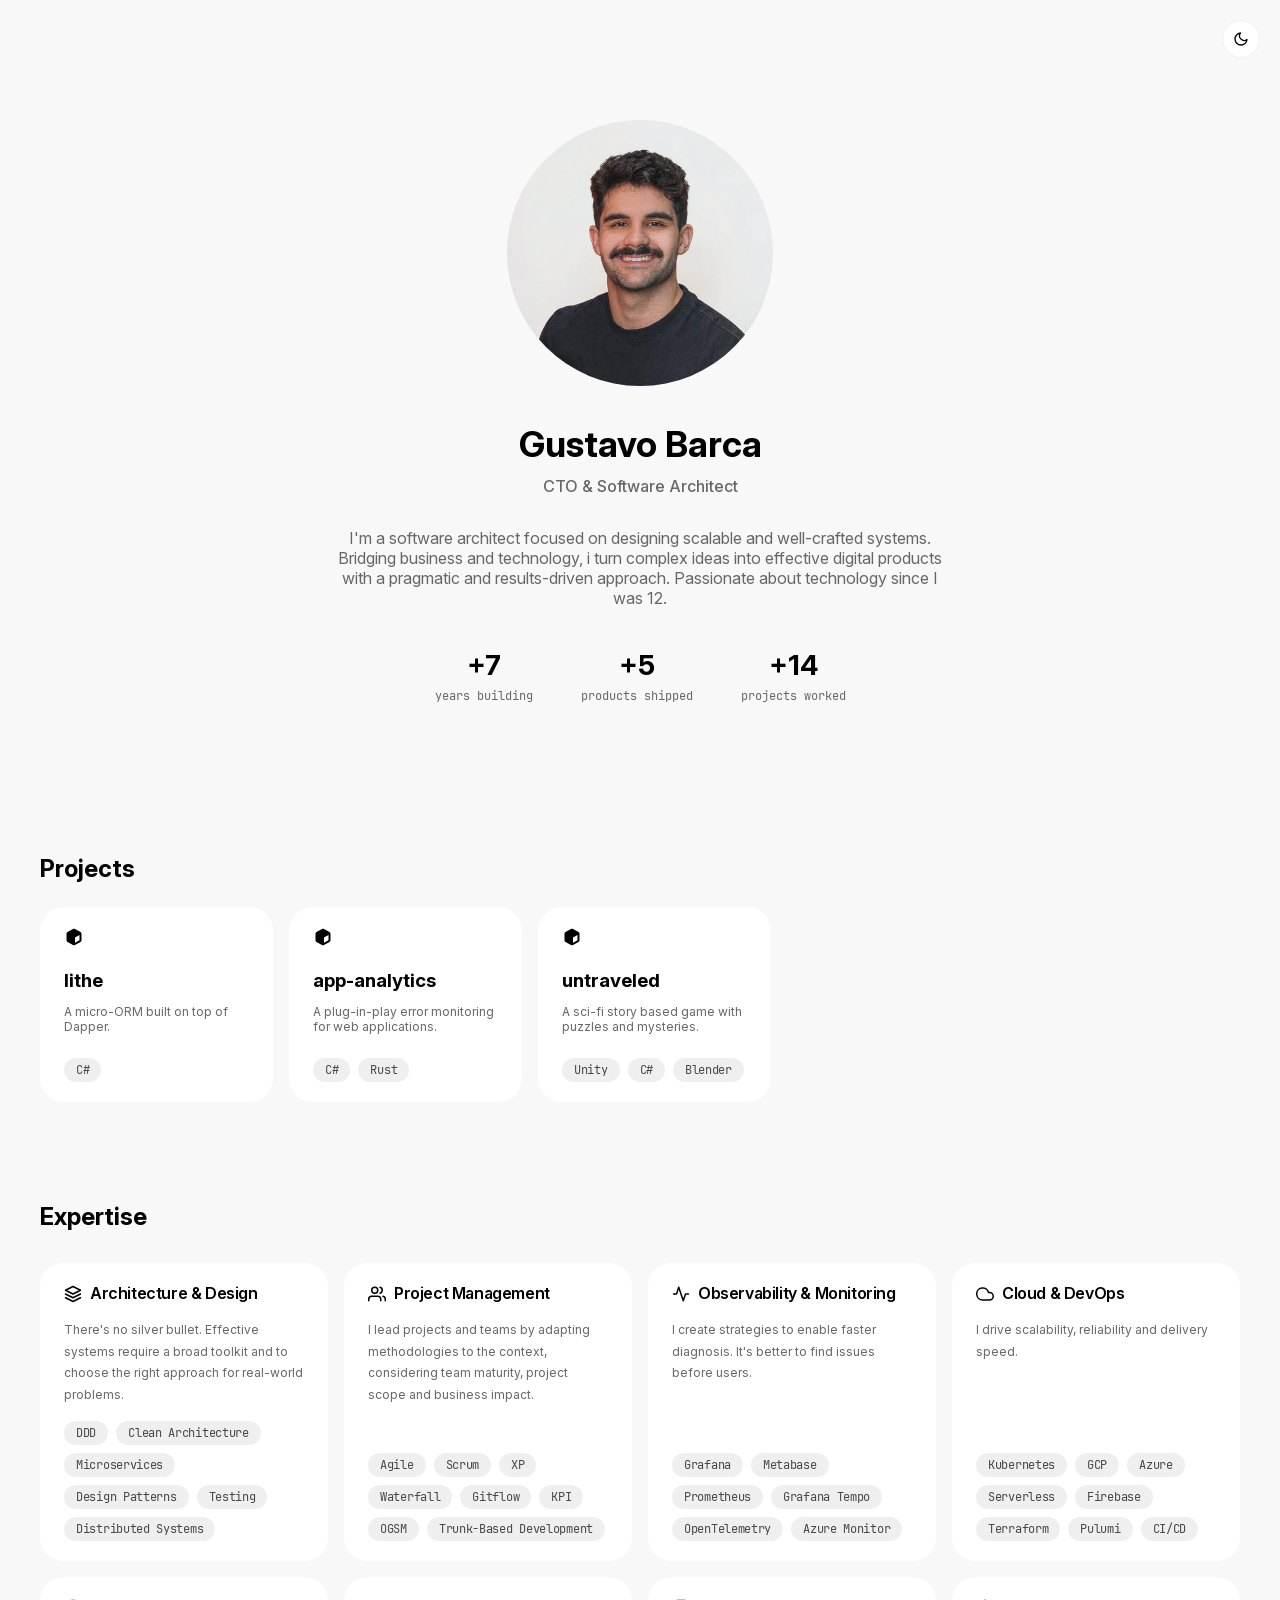
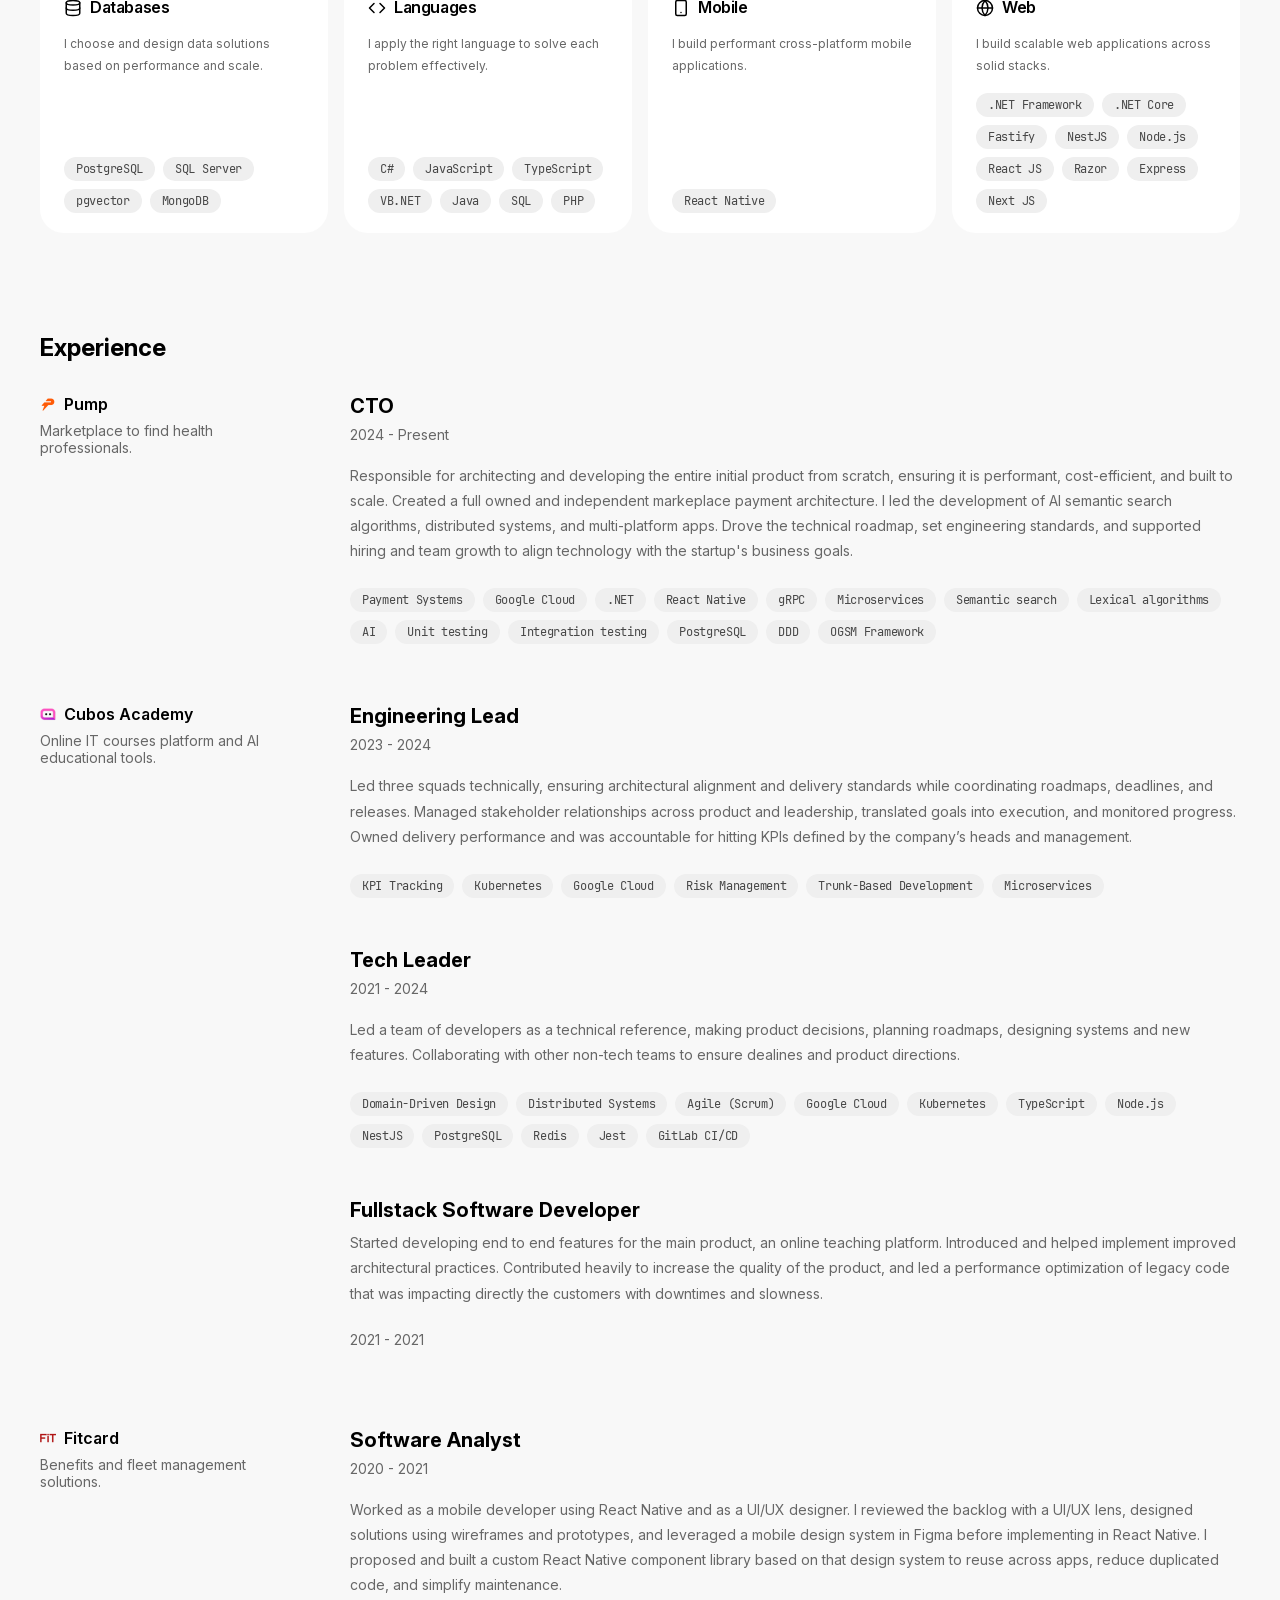
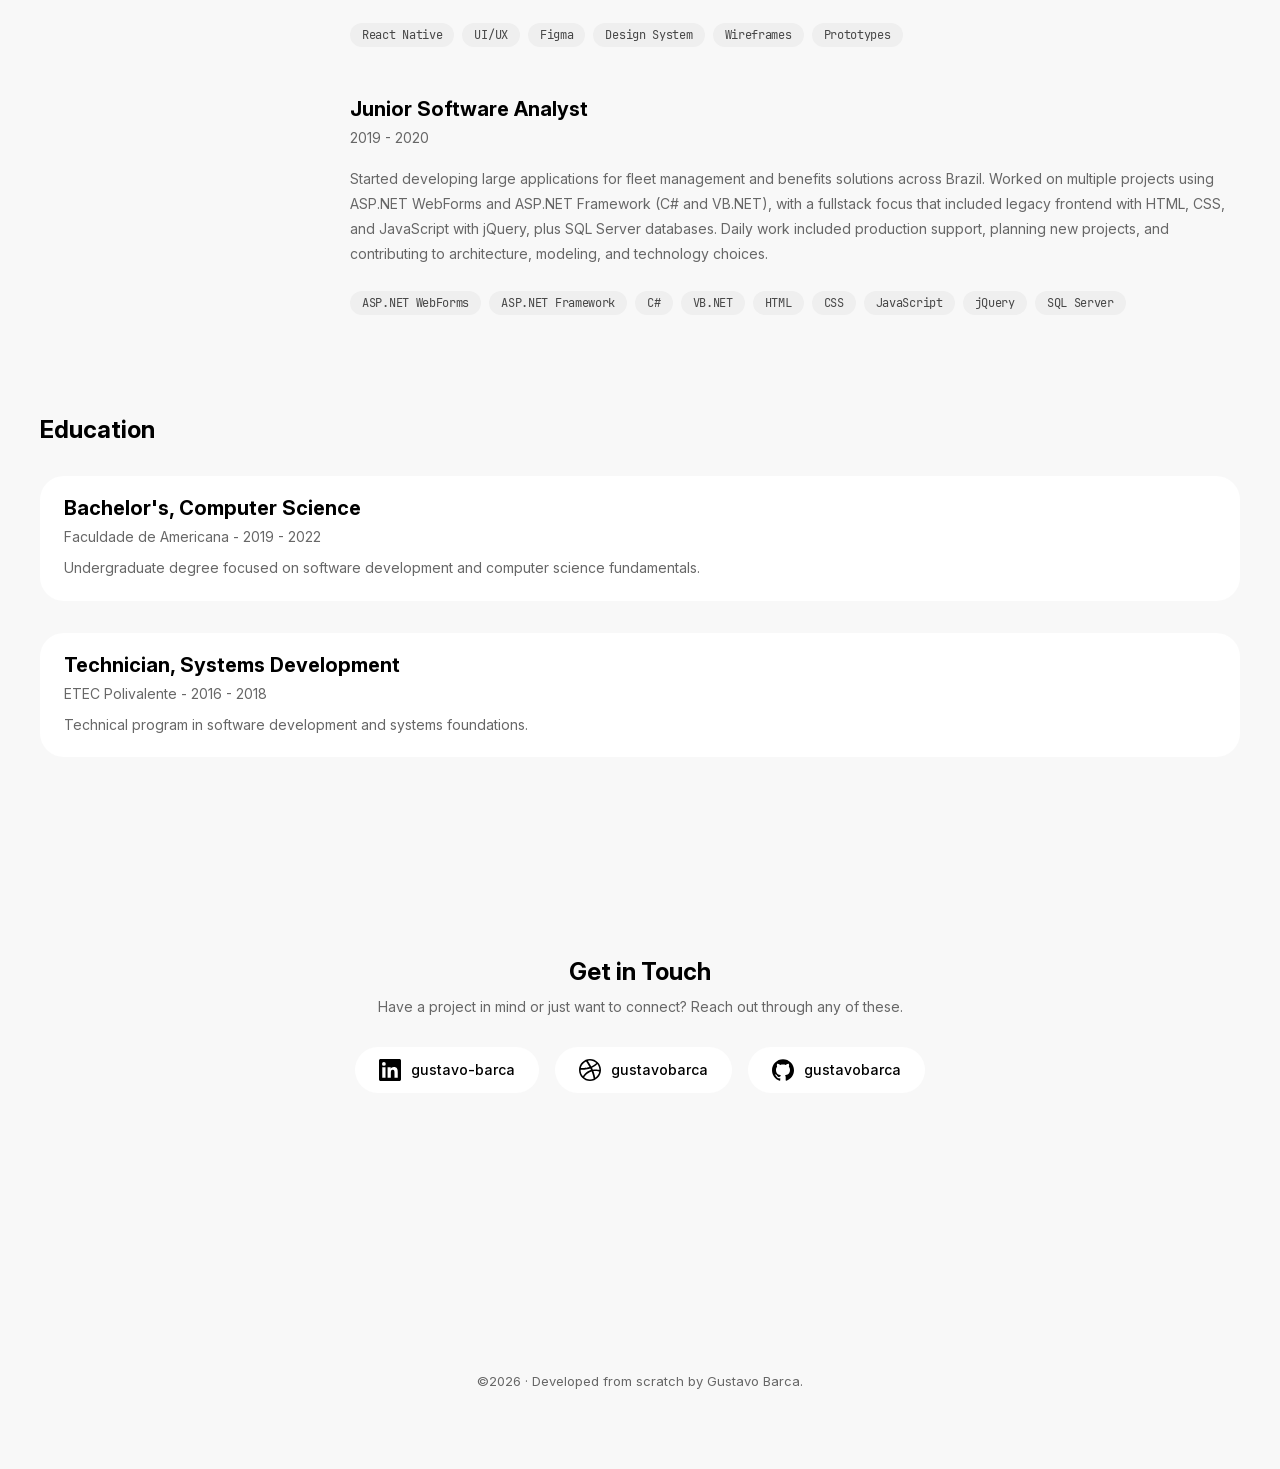
<file: index.html>
<!DOCTYPE html>
<html lang="en">

<head>
    <meta charset="UTF-8">
    <meta name="viewport" content="width=device-width, initial-scale=1.0">
    <title>Gustavo Barca</title>
    <link rel="preload" href="fonts/Inter/InterVariable.woff2" as="font" type="font/woff2" crossorigin>
    <link href="css/main.css" rel="stylesheet">
    <link rel="icon" href="images/favicon.ico">
    <link rel="apple-touch-icon" href="images/apple-touch-icon.png">
</head>

<body>
    <button id="theme-toggle" aria-label="Toggle dark mode">
        <svg id="icon-moon" width="16" height="16" viewBox="0 0 24 24" fill="none" stroke="currentColor" stroke-width="2" stroke-linecap="round" stroke-linejoin="round">
            <path d="M21 12.79A9 9 0 1 1 11.21 3 7 7 0 0 0 21 12.79z"/>
        </svg>
        <svg id="icon-sun" width="16" height="16" viewBox="0 0 24 24" fill="none" stroke="currentColor" stroke-width="2" stroke-linecap="round" stroke-linejoin="round" style="display:none">
            <circle cx="12" cy="12" r="5"/>
            <line x1="12" y1="1" x2="12" y2="3"/><line x1="12" y1="21" x2="12" y2="23"/>
            <line x1="4.22" y1="4.22" x2="5.64" y2="5.64"/><line x1="18.36" y1="18.36" x2="19.78" y2="19.78"/>
            <line x1="1" y1="12" x2="3" y2="12"/><line x1="21" y1="12" x2="23" y2="12"/>
            <line x1="4.22" y1="19.78" x2="5.64" y2="18.36"/><line x1="18.36" y1="5.64" x2="19.78" y2="4.22"/>
        </svg>
    </button>

    <script>
        (function () {
            const html = document.documentElement;
            const stored = localStorage.getItem('theme');
            if (stored === 'dark') html.setAttribute('data-theme', 'dark');

            function applyIcons(isDark) {
                document.getElementById('icon-moon').style.display = isDark ? 'none' : '';
                document.getElementById('icon-sun').style.display = isDark ? '' : 'none';
            }

            document.addEventListener('DOMContentLoaded', function () {
                applyIcons(html.getAttribute('data-theme') === 'dark');
                document.getElementById('theme-toggle').addEventListener('click', function () {
                    const isDark = html.getAttribute('data-theme') === 'dark';
                    html.setAttribute('data-theme', isDark ? 'light' : 'dark');
                    localStorage.setItem('theme', isDark ? 'light' : 'dark');
                    applyIcons(!isDark);
                });
            });
        })();
    </script>

    <main>
        <header>
            <img src="images/profile.jpg" />
            <h1>Gustavo Barca</h1>
            <h3>CTO & Software Architect</h3>
            <p>I'm a software architect focused on designing scalable and well-crafted systems. Bridging business and technology, i turn complex ideas into effective digital products with a pragmatic and results-driven approach. Passionate about technology since I was 12.</p>
            <div class="stats">
                <div class="stat">
                    <span class="stat-number">+7</span>
                    <span class="stat-label">years building</span>
                </div>
                <div class="stat">
                    <span class="stat-number">+5</span>
                    <span class="stat-label">products shipped</span>
                </div>
                <div class="stat">
                    <span class="stat-number">+14</span>
                    <span class="stat-label">projects worked</span>
                </div>
            </div>
        </header>
        
          <section>
            <h1>Projects</h1>
            <div id="projects">
                <a class="project" href="https://github.com/gustavobarca/lithe">
                    <svg xmlns="http://www.w3.org/2000/svg" width="20" height="20" viewBox="0 0 20 20" fill="currentColor">
                        <path
                            d="M9.00937 1.92197C9.62812 1.56572 10.3906 1.56572 11.0094 1.92197L16.5063 5.09385C17.125 5.4501 17.5063 6.1126 17.5063 6.8251V13.1688C17.5063 13.8845 17.125 14.5438 16.5063 14.9001L11.0094 18.0782C10.7052 18.2533 10.3603 18.3454 10.0094 18.3454C9.6584 18.3454 9.31358 18.2533 9.00937 18.0782L3.51562 14.9063C2.89688 14.5501 2.51562 13.8876 2.51562 13.1751V6.83135C2.51562 6.11572 2.89688 5.45635 3.51562 5.1001L9.00937 1.92197ZM15.5031 13.172V7.98135L11.0094 10.5751V15.7657L15.5031 13.172Z"
                            fill="currentColor" />
                    </svg>
                    <div class="projects-content">
                        <h3>lithe</h3>
                        <p>A micro-ORM built on top of Dapper.</p>
                        <div class="skills">
                            <span class="skill">C#</span>
                        </div>
                    </div>
                </a>
                <a class="project">
                    <svg xmlns="http://www.w3.org/2000/svg" width="20" height="20" viewBox="0 0 20 20" fill="currentColor">
                        <path
                            d="M9.00937 1.92197C9.62812 1.56572 10.3906 1.56572 11.0094 1.92197L16.5063 5.09385C17.125 5.4501 17.5063 6.1126 17.5063 6.8251V13.1688C17.5063 13.8845 17.125 14.5438 16.5063 14.9001L11.0094 18.0782C10.7052 18.2533 10.3603 18.3454 10.0094 18.3454C9.6584 18.3454 9.31358 18.2533 9.00937 18.0782L3.51562 14.9063C2.89688 14.5501 2.51562 13.8876 2.51562 13.1751V6.83135C2.51562 6.11572 2.89688 5.45635 3.51562 5.1001L9.00937 1.92197ZM15.5031 13.172V7.98135L11.0094 10.5751V15.7657L15.5031 13.172Z"
                            fill="currentColor" />
                    </svg>
                    <div class="projects-content">
                        <h3>app-analytics</h3>
                        <p>A plug-in-play error monitoring for web applications.</p>
                        <div class="skills">
                            <span class="skill">C#</span>
                            <span class="skill">Rust</span>
                        </div>
                    </div>
                </a>
                <a class="project">
                    <svg xmlns="http://www.w3.org/2000/svg" width="20" height="20" viewBox="0 0 20 20" fill="currentColor">
                        <path
                            d="M9.00937 1.92197C9.62812 1.56572 10.3906 1.56572 11.0094 1.92197L16.5063 5.09385C17.125 5.4501 17.5063 6.1126 17.5063 6.8251V13.1688C17.5063 13.8845 17.125 14.5438 16.5063 14.9001L11.0094 18.0782C10.7052 18.2533 10.3603 18.3454 10.0094 18.3454C9.6584 18.3454 9.31358 18.2533 9.00937 18.0782L3.51562 14.9063C2.89688 14.5501 2.51562 13.8876 2.51562 13.1751V6.83135C2.51562 6.11572 2.89688 5.45635 3.51562 5.1001L9.00937 1.92197ZM15.5031 13.172V7.98135L11.0094 10.5751V15.7657L15.5031 13.172Z"
                            fill="currentColor" />
                    </svg>
                    <div class="projects-content">
                        <h3>untraveled</h3>
                        <p>A sci-fi story based game with puzzles and mysteries.</p>
                        <div class="skills">
                            <span class="skill">Unity</span>
                            <span class="skill">C#</span>
                            <span class="skill">Blender</span>
                        </div>
                    </div>
                </a>
            </div>
        </section>


        <section>
            <h1>Expertise</h1>
            <div class="expertise-grid">
                <article class="expertise-card">
                    <div class="expertise-card-title">
                        <svg width="18" height="18" viewBox="0 0 24 24" fill="none" stroke="currentColor" stroke-width="2" stroke-linecap="round" stroke-linejoin="round">
                            <polygon points="12 2 2 7 12 12 22 7 12 2"/>
                            <polyline points="2 17 12 22 22 17"/>
                            <polyline points="2 12 12 17 22 12"/>
                        </svg>
                        <h3>Architecture &amp; Design</h3>
                    </div>
                    <p>There's no silver bullet. Effective systems require a broad toolkit and to choose the right approach for real-world problems.</p>
                    <div class="skills">
                        <span class="skill">DDD</span>
                        <span class="skill">Clean Architecture</span>
                        <span class="skill">Microservices</span>
                        <span class="skill">Design Patterns</span>
                        <span class="skill">Testing</span>
                        <span class="skill">Distributed Systems</span>
                    </div>
                </article>

                <article class="expertise-card">
                    <div class="expertise-card-title">
                        <svg width="18" height="18" viewBox="0 0 24 24" fill="none" stroke="currentColor" stroke-width="2" stroke-linecap="round" stroke-linejoin="round">
                            <path d="M17 21v-2a4 4 0 0 0-4-4H5a4 4 0 0 0-4 4v2"/>
                            <circle cx="9" cy="7" r="4"/>
                            <path d="M23 21v-2a4 4 0 0 0-3-3.87"/>
                            <path d="M16 3.13a4 4 0 0 1 0 7.75"/>
                        </svg>
                        <h3>Project Management</h3>
                    </div>
                    <p>I lead projects and teams by adapting methodologies to the context, considering team maturity, project scope and business impact.</p>
                    <div class="skills">
                        <span class="skill">Agile</span>
                        <span class="skill">Scrum</span>
                        <span class="skill">XP</span>
                        <span class="skill">Waterfall</span>
                        <span class="skill">Gitflow</span>
                        <span class="skill">KPI</span>
                        <span class="skill">OGSM</span>
                        <span class="skill">Trunk-Based Development</span>
                    </div>
                </article>

                <article class="expertise-card">
                    <div class="expertise-card-title">
                        <svg width="18" height="18" viewBox="0 0 24 24" fill="none" stroke="currentColor" stroke-width="2" stroke-linecap="round" stroke-linejoin="round">
                            <polyline points="22 12 18 12 15 21 9 3 6 12 2 12"/>
                        </svg>
                        <h3>Observability &amp; Monitoring</h3>
                    </div>
                    <p>I create strategies to enable faster diagnosis. It's better to find issues before users.</p>
                    <div class="skills">
                        <span class="skill">Grafana</span>
                        <span class="skill">Metabase</span>
                        <span class="skill">Prometheus</span>
                        <span class="skill">Grafana Tempo</span>
                        <span class="skill">OpenTelemetry</span>
                        <span class="skill">Azure Monitor</span>
                    </div>
                </article>

                <article class="expertise-card">
                    <div class="expertise-card-title">
                        <svg width="18" height="18" viewBox="0 0 24 24" fill="none" stroke="currentColor" stroke-width="2" stroke-linecap="round" stroke-linejoin="round">
                            <path d="M18 10h-1.26A8 8 0 1 0 9 20h9a5 5 0 0 0 0-10z"/>
                        </svg>
                        <h3>Cloud &amp; DevOps</h3>
                    </div>
                    <p>I drive scalability, reliability and delivery speed.</p>
                    <div class="skills">
                        <span class="skill">Kubernetes</span>
                        <span class="skill">GCP</span>
                        <span class="skill">Azure</span>
                        <span class="skill">Serverless</span>
                        <span class="skill">Firebase</span>
                        <span class="skill">Terraform</span>
                        <span class="skill">Pulumi</span>
                        <span class="skill">CI/CD</span>
                    </div>
                </article>

                <article class="expertise-card">
                    <div class="expertise-card-title">
                        <svg width="18" height="18" viewBox="0 0 24 24" fill="none" stroke="currentColor" stroke-width="2" stroke-linecap="round" stroke-linejoin="round">
                            <ellipse cx="12" cy="5" rx="9" ry="3"/>
                            <path d="M21 12c0 1.66-4 3-9 3s-9-1.34-9-3"/>
                            <path d="M3 5v14c0 1.66 4 3 9 3s9-1.34 9-3V5"/>
                        </svg>
                        <h3>Databases</h3>
                    </div>
                    <p>I choose and design data solutions based on performance and scale.</p>
                    <div class="skills">
                        <span class="skill">PostgreSQL</span>
                        <span class="skill">SQL Server</span>
                        <span class="skill">pgvector</span>
                        <span class="skill">MongoDB</span>
                    </div>
                </article>

                <article class="expertise-card">
                    <div class="expertise-card-title">
                        <svg width="18" height="18" viewBox="0 0 24 24" fill="none" stroke="currentColor" stroke-width="2" stroke-linecap="round" stroke-linejoin="round">
                            <polyline points="16 18 22 12 16 6"/>
                            <polyline points="8 6 2 12 8 18"/>
                        </svg>
                        <h3>Languages</h3>
                    </div>
                    <p>I apply the right language to solve each problem effectively.</p>
                    <div class="skills">
                        <span class="skill">C#</span>
                        <span class="skill">JavaScript</span>
                        <span class="skill">TypeScript</span>
                        <span class="skill">VB.NET</span>
                        <span class="skill">Java</span>
                        <span class="skill">SQL</span>
                        <span class="skill">PHP</span>
                    </div>
                </article>

                <article class="expertise-card">
                    <div class="expertise-card-title">
                        <svg width="18" height="18" viewBox="0 0 24 24" fill="none" stroke="currentColor" stroke-width="2" stroke-linecap="round" stroke-linejoin="round">
                            <rect x="5" y="2" width="14" height="20" rx="2" ry="2"/>
                            <line x1="12" y1="18" x2="12.01" y2="18"/>
                        </svg>
                        <h3>Mobile</h3>
                    </div>
                    <p>I build performant cross-platform mobile applications.</p>
                    <div class="skills">
                        <span class="skill">React Native</span>
                    </div>
                </article>

                <article class="expertise-card">
                    <div class="expertise-card-title">
                        <svg width="18" height="18" viewBox="0 0 24 24" fill="none" stroke="currentColor" stroke-width="2" stroke-linecap="round" stroke-linejoin="round">
                            <circle cx="12" cy="12" r="10"/>
                            <line x1="2" y1="12" x2="22" y2="12"/>
                            <path d="M12 2a15.3 15.3 0 0 1 4 10 15.3 15.3 0 0 1-4 10 15.3 15.3 0 0 1-4-10 15.3 15.3 0 0 1 4-10z"/>
                        </svg>
                        <h3>Web</h3>
                    </div>
                    <p>I build scalable web applications across solid stacks.</p>
                    <div class="skills">
                        <span class="skill">.NET Framework</span>
                        <span class="skill">.NET Core</span>
                        <span class="skill">Fastify</span>
                        <span class="skill">NestJS</span>
                        <span class="skill">Node.js</span>
                        <span class="skill">React JS</span>
                        <span class="skill">Razor</span>
                        <span class="skill">Express</span>
                        <span class="skill">Next JS</span>
                    </div>
                </article>
            </div>
        </section>

      
        <section>
            <h1>Experience</h1>

            <div class="experiences">
                <article class="job">
                    <div class="job-header">
                        <header>
                            <h3><img class="company-favicon" src="images/favicons/pump.png" alt="Pump favicon" /><a href="https://pump.com.br">Pump</a></h3>
                            <p>Marketplace to find health professionals.</p>
                        </header>
                        <div class="job-info">
                            <div class="position">
                                <h2>CTO</h2>
                                <p class="period">2024 - Present</p>
                                <p class="description">Responsible for architecting and developing the entire initial product from scratch,
                                    ensuring it is performant, cost-efficient, and built to scale. Created a full owned and independent markeplace payment architecture. I led the development of
                                    AI semantic search algorithms, distributed systems, and multi-platform apps. Drove the
                                    technical roadmap, set engineering standards, and supported hiring and team growth to align
                                    technology with the startup's business goals.</p>
                                <div class="skills">
                                    <span class="skill">Payment Systems</span>
                                    <span class="skill">Google Cloud</span>
                                    <span class="skill">.NET</span>
                                    <span class="skill">React Native</span>
                                    <span class="skill">gRPC</span>
                                    <span class="skill">Microservices</span>
                                    <span class="skill">Semantic search</span>
                                    <span class="skill">Lexical algorithms</span>
                                    <span class="skill">AI</span>
                                    <span class="skill">Unit testing</span>
                                    <span class="skill">Integration testing</span>
                                    <span class="skill">PostgreSQL</span>
                                    <span class="skill">DDD</span>
                                    <span class="skill">OGSM Framework</span>
                                </div>
                            </div>
                        </div>
                    </div>
                </article>
            
                <article class="job">
                    <div class="job-header">
                        <header>
                            <h3><img class="company-favicon" src="images/favicons/cubos.png" alt="Cubos Academy favicon" /><a href="https://www.emy.education/">Cubos Academy</a></h3>
                            <p>Online IT courses platform and AI educational tools.</p>
                        </header>
                        <div class="job-info">
                            <div class="position">
                                <h2>Engineering Lead</h2>
                                <p class="period">2023 - 2024</p>
                                <p class="description">Led three squads technically, ensuring architectural alignment and
                                    delivery standards while coordinating roadmaps, deadlines, and releases. Managed
                                    stakeholder relationships across product and leadership, translated goals into execution,
                                    and monitored progress. Owned delivery performance and was accountable for hitting KPIs
                                    defined by the company’s heads and management.</p>
                                <div class="skills">
                                    <span class="skill">KPI Tracking</span>
                                    <span class="skill">Kubernetes</span>
                                    <span class="skill">Google Cloud</span>
                                    <span class="skill">Risk Management</span>
                                    <span class="skill">Trunk-Based Development</span>
                                    <span class="skill">Microservices</span>
                                </div>
                            </div>
            
                            <div class="position" style="margin-top: 50px;">
                                <h2>Tech Leader</h2>
                                <p class="period">2021 - 2024</p>
                                <p class="description">Led a team of developers as a technical reference, making product decisions, planning roadmaps, designing systems and new features. Collaborating with other non-tech teams to ensure dealines and product directions.</p>
                                <div class="skills">
                                    <span class="skill">Domain-Driven Design</span>
                                    <span class="skill">Distributed Systems</span>
                                    <span class="skill">Agile (Scrum)</span>
                                    <span class="skill">Google Cloud</span>
                                    <span class="skill">Kubernetes</span>
                                    <span class="skill">TypeScript</span>
                                    <span class="skill">Node.js</span>
                                    <span class="skill">NestJS</span>
                                    <span class="skill">PostgreSQL</span>
                                    <span class="skill">Redis</span>
                                    <span class="skill">Jest</span>
                                    <span class="skill">GitLab CI/CD</span>
                                </div>
                            </div>
            
                            <div class="position" style="margin-top: 50px;">
                                <h2>Fullstack Software Developer</h2>
                                  <p class="description">Started developing end to end features for the main product,
                                    an online teaching platform. Introduced and helped implement improved architectural practices. Contributed heavily to increase the quality of the product, and led a performance optimization of legacy code that was
                                    impacting directly the customers with downtimes and slowness.
                                </p>
                                <p class="period">2021 - 2021</p>
                            </div>
                        </div>
                    </div>
                </article>

                <article class="job">
                    <div class="job-header">
                        <header>
                            <h3><img class="company-favicon" src="images/favicons/fitcard.png" alt="Fitcard favicon" /><a href="https://www.fitcard.com.br/">Fitcard</a></h3>
                            <p>Benefits and fleet management solutions.</p>
                        </header>
                        <div class="job-info">
                            <div class="position">
                                <h2>Software Analyst</h2>
                                <p class="period">2020 - 2021</p>
                                <p class="description">Worked as a mobile developer using React Native and as a UI/UX designer.
                                    I reviewed the backlog with a UI/UX lens, designed solutions using wireframes and prototypes,
                                    and leveraged a mobile design system in Figma before implementing in React Native. I proposed
                                    and built a custom React Native component library based on that design system to reuse across
                                    apps, reduce duplicated code, and simplify maintenance.</p>
                                <div class="skills">
                                    <span class="skill">React Native</span>
                                    <span class="skill">UI/UX</span>
                                    <span class="skill">Figma</span>
                                    <span class="skill">Design System</span>
                                    <span class="skill">Wireframes</span>
                                    <span class="skill">Prototypes</span>
                                </div>
                            </div>

                            <div class="position" style="margin-top: 50px;">
                                <h2>Junior Software Analyst</h2>
                                <p class="period">2019 - 2020</p>
                                <p class="description">Started developing large applications for fleet management and benefits
                                    solutions across Brazil. Worked on multiple projects using ASP.NET WebForms and ASP.NET
                                    Framework (C# and VB.NET), with a fullstack focus that included legacy frontend with HTML,
                                    CSS, and JavaScript with jQuery, plus SQL Server databases. Daily work included production
                                    support, planning new projects, and contributing to architecture, modeling, and technology
                                    choices.</p>
                                <div class="skills">
                                    <span class="skill">ASP.NET WebForms</span>
                                    <span class="skill">ASP.NET Framework</span>
                                    <span class="skill">C#</span>
                                    <span class="skill">VB.NET</span>
                                    <span class="skill">HTML</span>
                                    <span class="skill">CSS</span>
                                    <span class="skill">JavaScript</span>
                                    <span class="skill">jQuery</span>
                                    <span class="skill">SQL Server</span>
                                </div>
                            </div>
                        </div>
                    </div>
                </article>
            </div>
        </section>

        <section>
            <h1>Education</h1>
            <div class="education">
                <article class="education-item">
                    <h2>Bachelor's, Computer Science</h2>
                    <p class="education-meta">Faculdade de Americana - 2019 - 2022</p>
                    <p class="education-detail">Undergraduate degree focused on software development and computer science
                        fundamentals.</p>
                </article>

                <article class="education-item">
                    <h2>Technician, Systems Development</h2>
                    <p class="education-meta">ETEC Polivalente - 2016 - 2018</p>
                    <p class="education-detail">Technical program in software development and systems foundations.</p>
                </article>
            </div>
        </section>

        <section id="contact">
            <h1>Get in Touch</h1>
            <p class="contact-tagline">Have a project in mind or just want to connect? Reach out through any of these.</p>
            <div class="contact-links">
                <a class="contact-link" href="https://www.linkedin.com/in/gustavo-barca/" aria-label="LinkedIn" data-username="gustavo-barca" target="_blank">
                    <svg xmlns="http://www.w3.org/2000/svg" width="22" height="22" viewBox="0 0 24 24" fill="currentColor">
                        <path d="M20.447 20.452h-3.554v-5.569c0-1.328-.027-3.037-1.852-3.037-1.853 0-2.136 1.445-2.136 2.939v5.667H9.351V9h3.414v1.561h.046c.477-.9 1.637-1.85 3.37-1.85 3.601 0 4.267 2.37 4.267 5.455v6.286zM5.337 7.433a2.062 2.062 0 0 1-2.063-2.065 2.064 2.064 0 1 1 2.063 2.065zm1.782 13.019H3.555V9h3.564v11.452zM22.225 0H1.771C.792 0 0 .774 0 1.729v20.542C0 23.227.792 24 1.771 24h20.451C23.2 24 24 23.227 24 22.271V1.729C24 .774 23.2 0 22.222 0h.003z"/>
                    </svg>
                    gustavo-barca
                </a>
                <a class="contact-link" href="https://dribbble.com/gustavobarca" aria-label="Dribbble" data-username="GuBarca" target="_blank">
                    <svg xmlns="http://www.w3.org/2000/svg" width="22" height="22" viewBox="0 0 24 24" fill="currentColor">
                        <path d="M12 24C5.385 24 0 18.615 0 12S5.385 0 12 0s12 5.385 12 12-5.385 12-12 12zm10.12-10.358c-.35-.11-3.17-.953-6.384-.438 1.34 3.684 1.887 6.684 1.992 7.308 2.3-1.555 3.936-4.02 4.395-6.87zm-6.115 7.808c-.153-.9-.75-4.032-2.19-7.77l-.066.02c-5.79 2.015-7.86 6.017-8.04 6.37 1.73 1.35 3.92 2.166 6.29 2.166 1.42 0 2.77-.29 4-.816zm-11.62-2.58c.232-.4 3.045-5.055 8.332-6.765.135-.045.27-.084.405-.12-.26-.585-.54-1.167-.832-1.74C7.17 11.775 2.206 11.71 1.756 11.7l-.004.312c0 2.633.998 5.037 2.634 6.855zm-2.42-8.955c.46.008 4.683.026 9.477-1.248-1.698-3.018-3.53-5.558-3.8-5.928-2.868 1.35-5.01 3.99-5.676 7.18zM9.6 2.052c.282.38 2.145 2.914 3.822 6 3.645-1.365 5.19-3.44 5.373-3.702-1.81-1.61-4.19-2.586-6.795-2.586-.825 0-1.63.1-2.4.285zm10.335 3.483c-.218.29-1.935 2.493-5.724 4.04.24.49.47.985.68 1.486.08.18.15.36.22.53 3.41-.43 6.8.26 7.14.33-.02-2.42-.88-4.64-2.31-6.387z"/>
                    </svg>
                    gustavobarca
                </a>
                <a class="contact-link" href="https://github.com/gustavobarca" aria-label="GitHub" data-username="gustavobarca" target="_blank">
                    <svg xmlns="http://www.w3.org/2000/svg" width="22" height="22" viewBox="0 0 24 24" fill="currentColor">
                        <path d="M12 .297c-6.63 0-12 5.373-12 12 0 5.303 3.438 9.8 8.205 11.385.6.113.82-.258.82-.577 0-.285-.01-1.04-.015-2.04-3.338.724-4.042-1.61-4.042-1.61C4.422 18.07 3.633 17.7 3.633 17.7c-1.087-.744.084-.729.084-.729 1.205.084 1.838 1.236 1.838 1.236 1.07 1.835 2.809 1.305 3.495.998.108-.776.417-1.305.76-1.605-2.665-.3-5.466-1.332-5.466-5.93 0-1.31.465-2.38 1.235-3.22-.135-.303-.54-1.523.105-3.176 0 0 1.005-.322 3.3 1.23.96-.267 1.98-.399 3-.405 1.02.006 2.04.138 3 .405 2.28-1.552 3.285-1.23 3.285-1.23.645 1.653.24 2.873.12 3.176.765.84 1.23 1.91 1.23 3.22 0 4.61-2.805 5.625-5.475 5.92.42.36.81 1.096.81 2.22 0 1.606-.015 2.896-.015 3.286 0 .315.21.69.825.57C20.565 22.092 24 17.592 24 12.297c0-6.627-5.373-12-12-12"/>
                    </svg>
                    gustavobarca
                </a>
            </div>
        </section>
    </main>

    <footer>
        <p>©2026 · Developed from scratch by Gustavo Barca.</p>
    </footer>
</body>

</html>
</file>
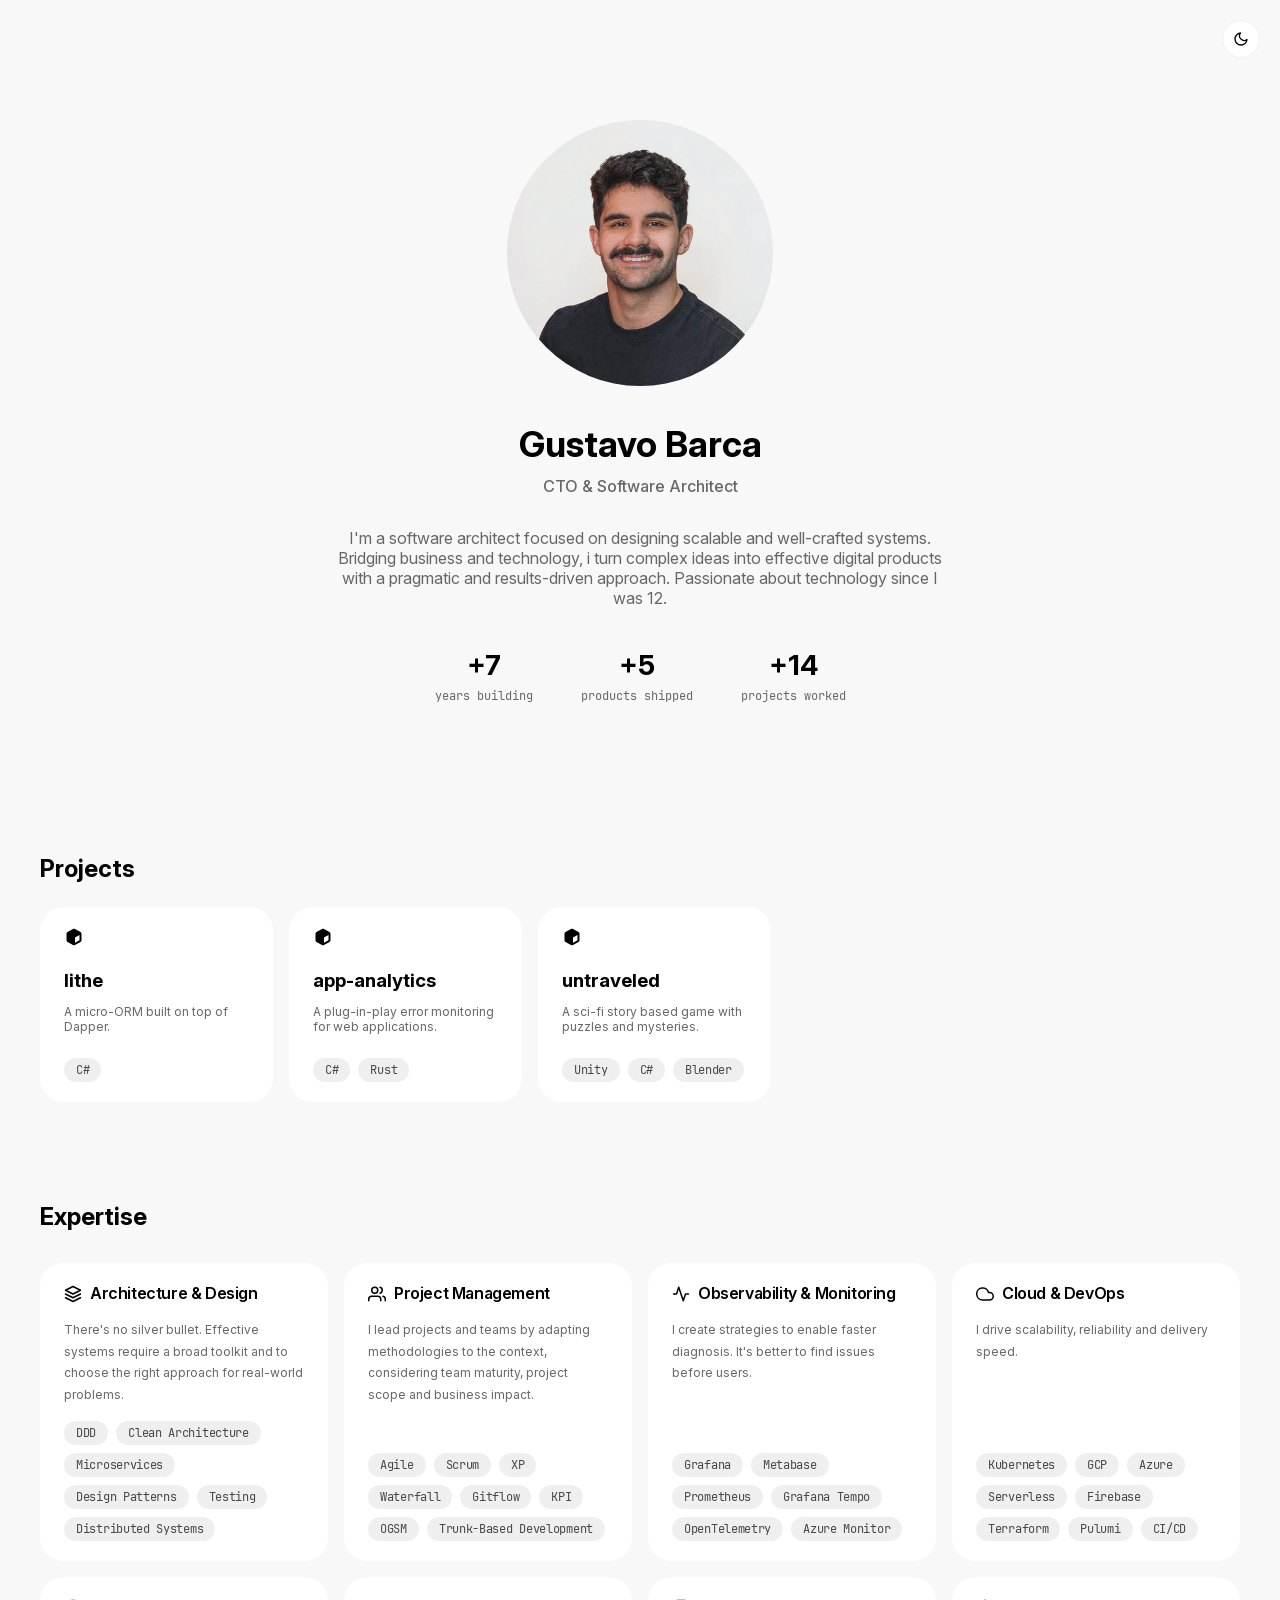
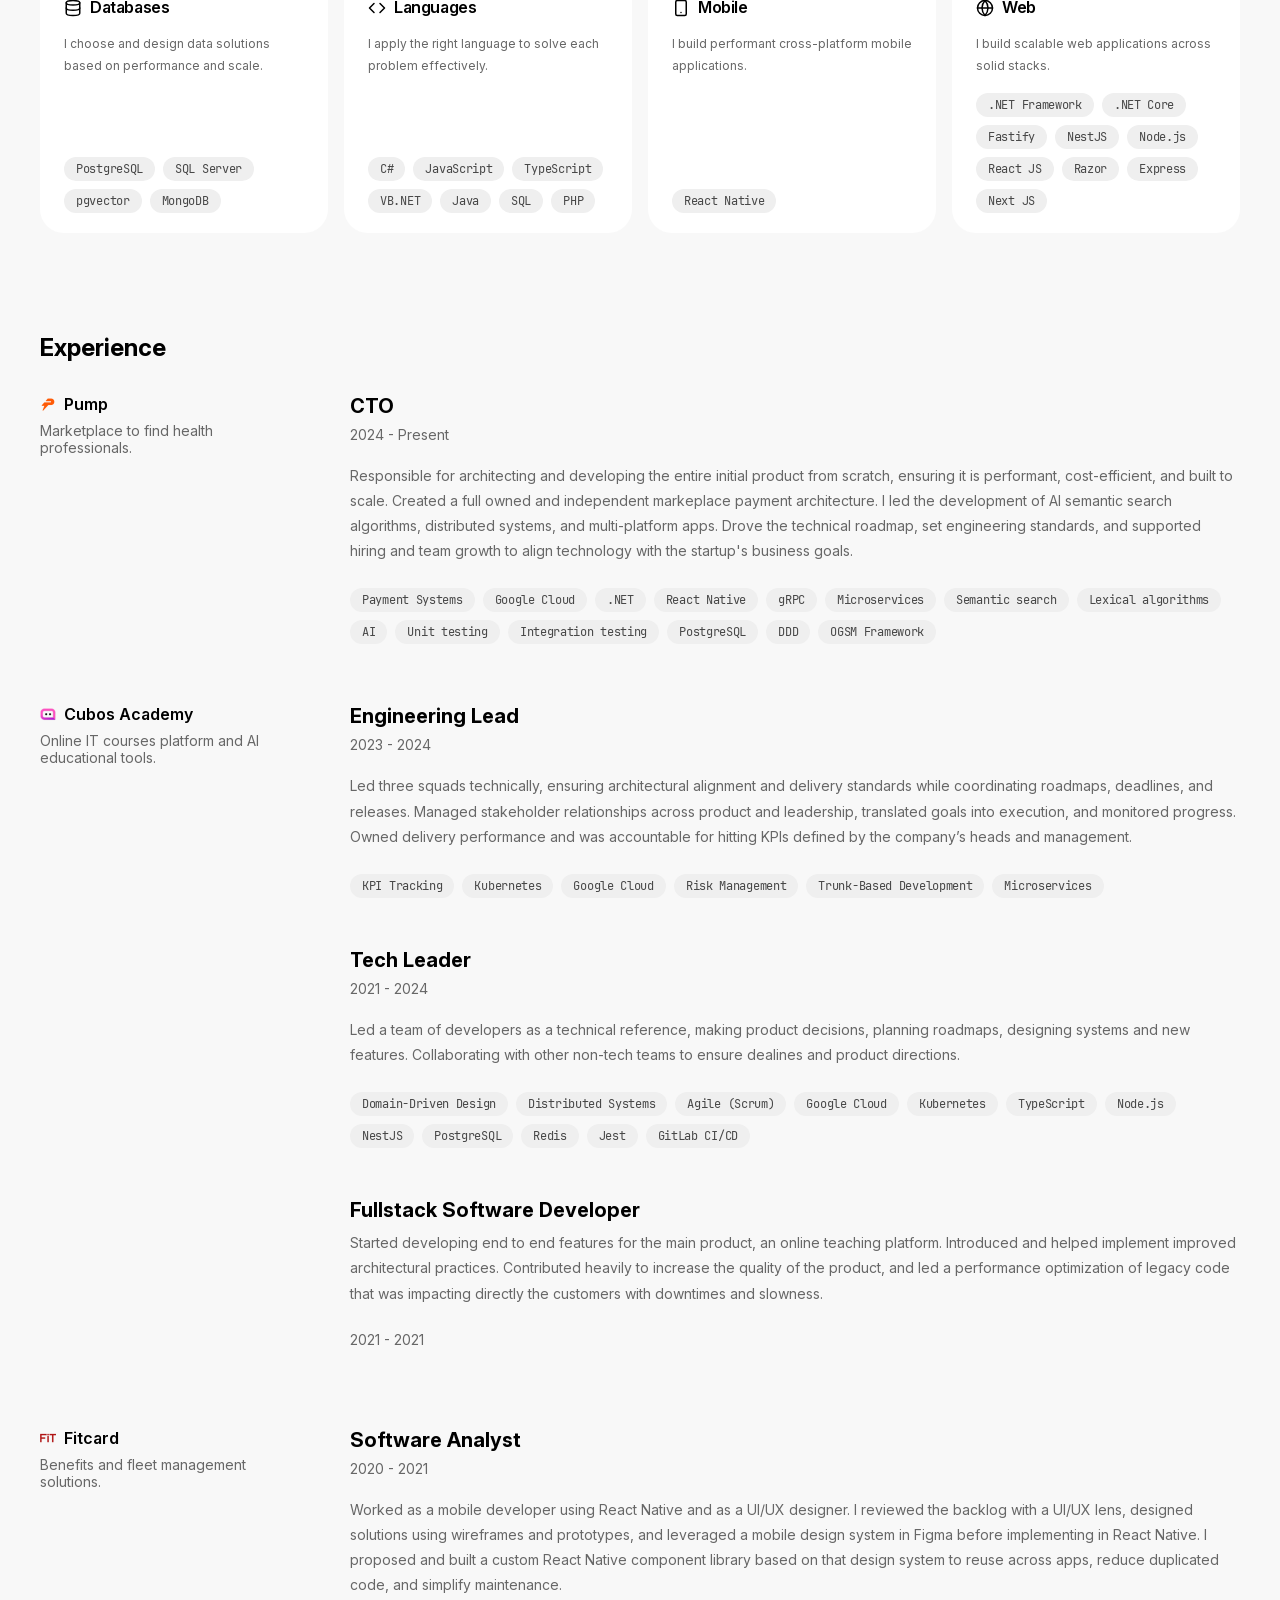
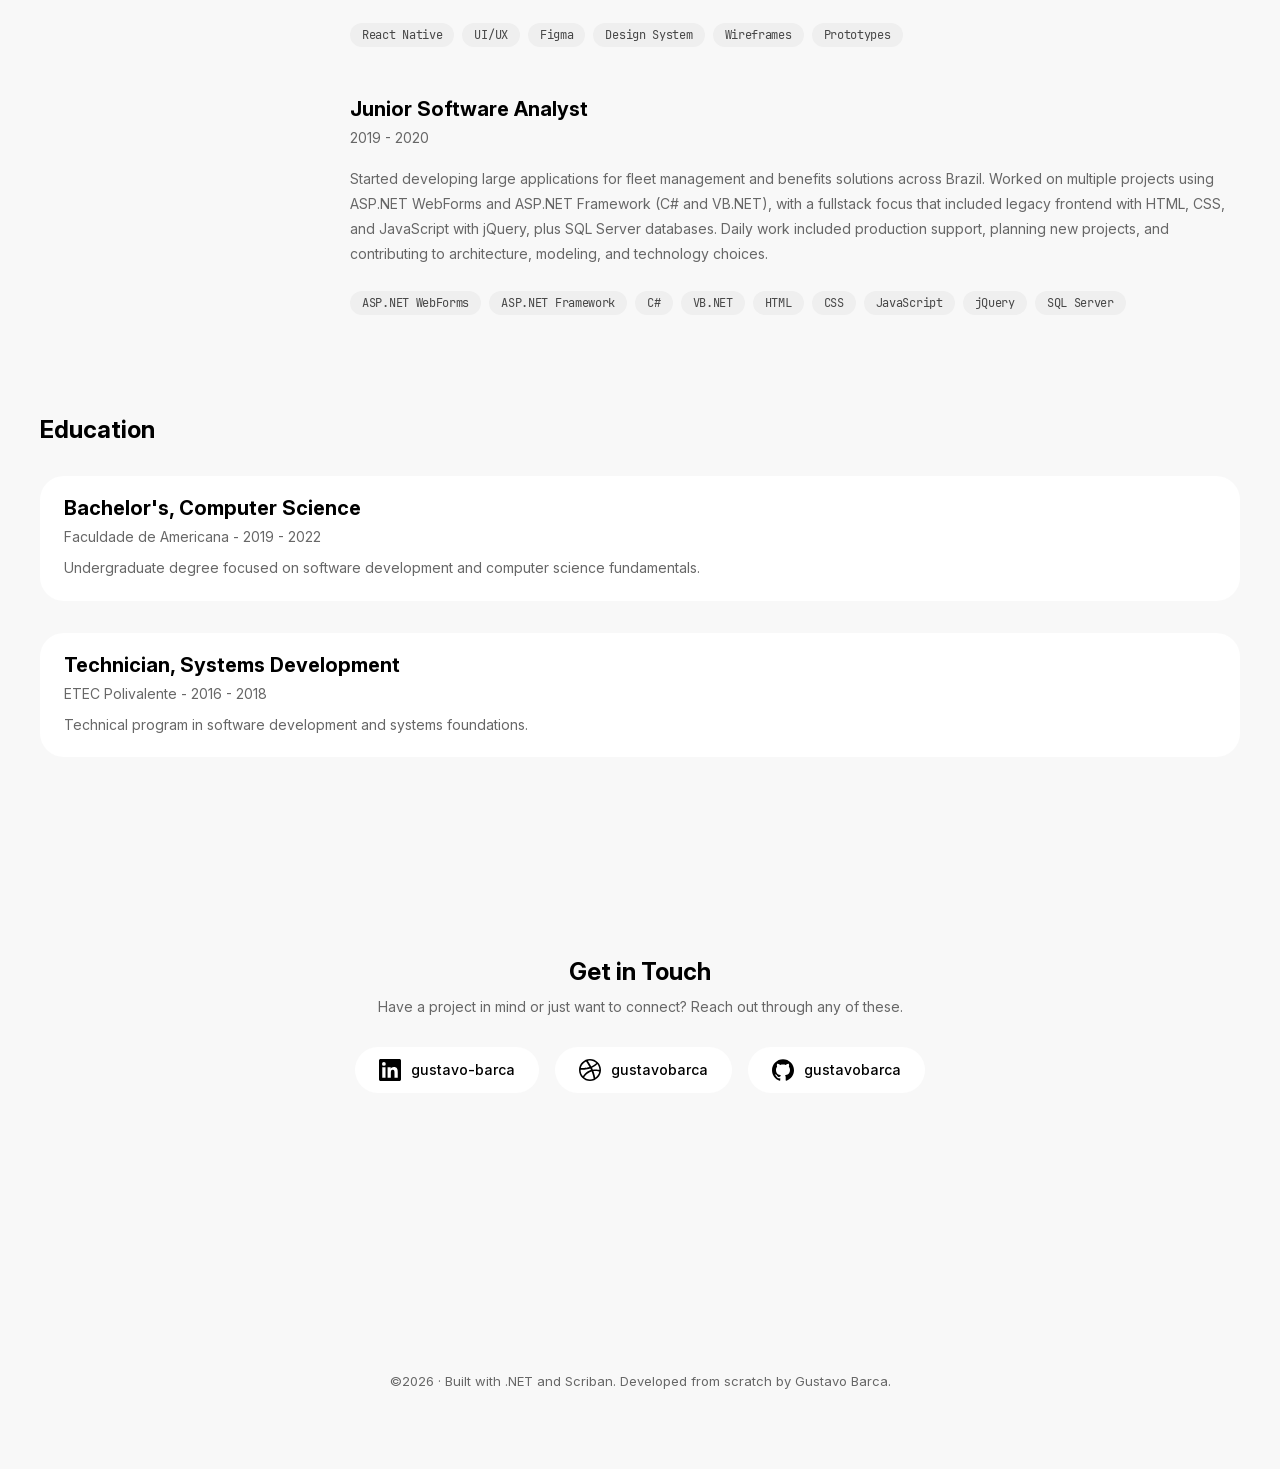
<file: home.html>
<!DOCTYPE html>
<html lang="en">

<head>
    <meta charset="UTF-8">
    <meta name="viewport" content="width=device-width, initial-scale=1.0">
    <title>Gustavo Barca | CTO & Software Architect</title>
    <link href="css/main.css" rel="stylesheet">
</head>

<body>
    <button id="theme-toggle" aria-label="Toggle dark mode">
        <svg id="icon-moon" width="16" height="16" viewBox="0 0 24 24" fill="none" stroke="currentColor" stroke-width="2" stroke-linecap="round" stroke-linejoin="round">
            <path d="M21 12.79A9 9 0 1 1 11.21 3 7 7 0 0 0 21 12.79z"/>
        </svg>
        <svg id="icon-sun" width="16" height="16" viewBox="0 0 24 24" fill="none" stroke="currentColor" stroke-width="2" stroke-linecap="round" stroke-linejoin="round" style="display:none">
            <circle cx="12" cy="12" r="5"/>
            <line x1="12" y1="1" x2="12" y2="3"/><line x1="12" y1="21" x2="12" y2="23"/>
            <line x1="4.22" y1="4.22" x2="5.64" y2="5.64"/><line x1="18.36" y1="18.36" x2="19.78" y2="19.78"/>
            <line x1="1" y1="12" x2="3" y2="12"/><line x1="21" y1="12" x2="23" y2="12"/>
            <line x1="4.22" y1="19.78" x2="5.64" y2="18.36"/><line x1="18.36" y1="5.64" x2="19.78" y2="4.22"/>
        </svg>
    </button>

    <script>
        (function () {
            const html = document.documentElement;
            const stored = localStorage.getItem('theme');
            if (stored === 'dark') html.setAttribute('data-theme', 'dark');

            function applyIcons(isDark) {
                document.getElementById('icon-moon').style.display = isDark ? 'none' : '';
                document.getElementById('icon-sun').style.display = isDark ? '' : 'none';
            }

            document.addEventListener('DOMContentLoaded', function () {
                applyIcons(html.getAttribute('data-theme') === 'dark');
                document.getElementById('theme-toggle').addEventListener('click', function () {
                    const isDark = html.getAttribute('data-theme') === 'dark';
                    html.setAttribute('data-theme', isDark ? 'light' : 'dark');
                    localStorage.setItem('theme', isDark ? 'light' : 'dark');
                    applyIcons(!isDark);
                });
            });
        })();
    </script>

    <main>
        <header>
            <img src="images/profile.jpg" />
            <h1>Gustavo Barca</h1>
            <h3>CTO & Software Architect</h3>
            <p>I'm a software architect focused on designing scalable and well-crafted systems. Bridging business and technology, i turn complex ideas into effective digital products with a pragmatic and results-driven approach. Passionate about technology since I was 12.</p>
            <div class="stats">
                <div class="stat">
                    <span class="stat-number">+7</span>
                    <span class="stat-label">years building</span>
                </div>
                <div class="stat">
                    <span class="stat-number">+5</span>
                    <span class="stat-label">products shipped</span>
                </div>
                <div class="stat">
                    <span class="stat-number">+14</span>
                    <span class="stat-label">projects worked</span>
                </div>
            </div>
        </header>
        
          <section>
            <h1>Projects</h1>
            <div id="projects">
                <a class="project" href="https://github.com/gustavobarca/lithe">
                    <svg xmlns="http://www.w3.org/2000/svg" width="20" height="20" viewBox="0 0 20 20" fill="currentColor">
                        <path
                            d="M9.00937 1.92197C9.62812 1.56572 10.3906 1.56572 11.0094 1.92197L16.5063 5.09385C17.125 5.4501 17.5063 6.1126 17.5063 6.8251V13.1688C17.5063 13.8845 17.125 14.5438 16.5063 14.9001L11.0094 18.0782C10.7052 18.2533 10.3603 18.3454 10.0094 18.3454C9.6584 18.3454 9.31358 18.2533 9.00937 18.0782L3.51562 14.9063C2.89688 14.5501 2.51562 13.8876 2.51562 13.1751V6.83135C2.51562 6.11572 2.89688 5.45635 3.51562 5.1001L9.00937 1.92197ZM15.5031 13.172V7.98135L11.0094 10.5751V15.7657L15.5031 13.172Z"
                            fill="currentColor" />
                    </svg>
                    <div class="projects-content">
                        <h3>lithe</h3>
                        <p>A micro-ORM built on top of Dapper.</p>
                        <div class="skills">
                            <span class="skill">C#</span>
                        </div>
                    </div>
                </a>
                <a class="project" href="https://github.com/gustavobarca/app-analytics">
                    <svg xmlns="http://www.w3.org/2000/svg" width="20" height="20" viewBox="0 0 20 20" fill="currentColor">
                        <path
                            d="M9.00937 1.92197C9.62812 1.56572 10.3906 1.56572 11.0094 1.92197L16.5063 5.09385C17.125 5.4501 17.5063 6.1126 17.5063 6.8251V13.1688C17.5063 13.8845 17.125 14.5438 16.5063 14.9001L11.0094 18.0782C10.7052 18.2533 10.3603 18.3454 10.0094 18.3454C9.6584 18.3454 9.31358 18.2533 9.00937 18.0782L3.51562 14.9063C2.89688 14.5501 2.51562 13.8876 2.51562 13.1751V6.83135C2.51562 6.11572 2.89688 5.45635 3.51562 5.1001L9.00937 1.92197ZM15.5031 13.172V7.98135L11.0094 10.5751V15.7657L15.5031 13.172Z"
                            fill="currentColor" />
                    </svg>
                    <div class="projects-content">
                        <h3>app-analytics</h3>
                        <p>A plug-in-play error monitoring for web applications.</p>
                        <div class="skills">
                            <span class="skill">C#</span>
                            <span class="skill">Rust</span>
                        </div>
                    </div>
                </a>
                <a class="project" href="#">
                    <svg xmlns="http://www.w3.org/2000/svg" width="20" height="20" viewBox="0 0 20 20" fill="currentColor">
                        <path
                            d="M9.00937 1.92197C9.62812 1.56572 10.3906 1.56572 11.0094 1.92197L16.5063 5.09385C17.125 5.4501 17.5063 6.1126 17.5063 6.8251V13.1688C17.5063 13.8845 17.125 14.5438 16.5063 14.9001L11.0094 18.0782C10.7052 18.2533 10.3603 18.3454 10.0094 18.3454C9.6584 18.3454 9.31358 18.2533 9.00937 18.0782L3.51562 14.9063C2.89688 14.5501 2.51562 13.8876 2.51562 13.1751V6.83135C2.51562 6.11572 2.89688 5.45635 3.51562 5.1001L9.00937 1.92197ZM15.5031 13.172V7.98135L11.0094 10.5751V15.7657L15.5031 13.172Z"
                            fill="currentColor" />
                    </svg>
                    <div class="projects-content">
                        <h3>untraveled</h3>
                        <p>A sci-fi story based game with puzzles and mysteries.</p>
                        <div class="skills">
                            <span class="skill">Unity</span>
                            <span class="skill">C#</span>
                            <span class="skill">Blender</span>
                        </div>
                    </div>
                </a>
            </div>
        </section>


        <section>
            <h1>Expertise</h1>
            <div class="expertise-grid">
                <article class="expertise-card">
                    <div class="expertise-card-title">
                        <svg width="18" height="18" viewBox="0 0 24 24" fill="none" stroke="currentColor" stroke-width="2" stroke-linecap="round" stroke-linejoin="round">
                            <polygon points="12 2 2 7 12 12 22 7 12 2"/>
                            <polyline points="2 17 12 22 22 17"/>
                            <polyline points="2 12 12 17 22 12"/>
                        </svg>
                        <h3>Architecture &amp; Design</h3>
                    </div>
                    <p>There's no silver bullet. Effective systems require a broad toolkit and to choose the right approach for real-world problems.</p>
                    <div class="skills">
                        <span class="skill">DDD</span>
                        <span class="skill">Clean Architecture</span>
                        <span class="skill">Microservices</span>
                        <span class="skill">Design Patterns</span>
                        <span class="skill">Testing</span>
                        <span class="skill">Distributed Systems</span>
                    </div>
                </article>

                <article class="expertise-card">
                    <div class="expertise-card-title">
                        <svg width="18" height="18" viewBox="0 0 24 24" fill="none" stroke="currentColor" stroke-width="2" stroke-linecap="round" stroke-linejoin="round">
                            <path d="M17 21v-2a4 4 0 0 0-4-4H5a4 4 0 0 0-4 4v2"/>
                            <circle cx="9" cy="7" r="4"/>
                            <path d="M23 21v-2a4 4 0 0 0-3-3.87"/>
                            <path d="M16 3.13a4 4 0 0 1 0 7.75"/>
                        </svg>
                        <h3>Project Management</h3>
                    </div>
                    <p>I lead projects and teams by adapting methodologies to the context, considering team maturity, project scope and business impact.</p>
                    <div class="skills">
                        <span class="skill">Agile</span>
                        <span class="skill">Scrum</span>
                        <span class="skill">XP</span>
                        <span class="skill">Waterfall</span>
                        <span class="skill">Gitflow</span>
                        <span class="skill">KPI</span>
                        <span class="skill">OGSM</span>
                        <span class="skill">Trunk-Based Development</span>
                    </div>
                </article>

                <article class="expertise-card">
                    <div class="expertise-card-title">
                        <svg width="18" height="18" viewBox="0 0 24 24" fill="none" stroke="currentColor" stroke-width="2" stroke-linecap="round" stroke-linejoin="round">
                            <polyline points="22 12 18 12 15 21 9 3 6 12 2 12"/>
                        </svg>
                        <h3>Observability &amp; Monitoring</h3>
                    </div>
                    <p>I create strategies to enable faster diagnosis. It's better to find issues before users.</p>
                    <div class="skills">
                        <span class="skill">Grafana</span>
                        <span class="skill">Metabase</span>
                        <span class="skill">Prometheus</span>
                        <span class="skill">Grafana Tempo</span>
                        <span class="skill">OpenTelemetry</span>
                        <span class="skill">Azure Monitor</span>
                    </div>
                </article>

                <article class="expertise-card">
                    <div class="expertise-card-title">
                        <svg width="18" height="18" viewBox="0 0 24 24" fill="none" stroke="currentColor" stroke-width="2" stroke-linecap="round" stroke-linejoin="round">
                            <path d="M18 10h-1.26A8 8 0 1 0 9 20h9a5 5 0 0 0 0-10z"/>
                        </svg>
                        <h3>Cloud &amp; DevOps</h3>
                    </div>
                    <p>I drive scalability, reliability and delivery speed.</p>
                    <div class="skills">
                        <span class="skill">Kubernetes</span>
                        <span class="skill">GCP</span>
                        <span class="skill">Azure</span>
                        <span class="skill">Serverless</span>
                        <span class="skill">Firebase</span>
                        <span class="skill">Terraform</span>
                        <span class="skill">Pulumi</span>
                        <span class="skill">CI/CD</span>
                    </div>
                </article>

                <article class="expertise-card">
                    <div class="expertise-card-title">
                        <svg width="18" height="18" viewBox="0 0 24 24" fill="none" stroke="currentColor" stroke-width="2" stroke-linecap="round" stroke-linejoin="round">
                            <ellipse cx="12" cy="5" rx="9" ry="3"/>
                            <path d="M21 12c0 1.66-4 3-9 3s-9-1.34-9-3"/>
                            <path d="M3 5v14c0 1.66 4 3 9 3s9-1.34 9-3V5"/>
                        </svg>
                        <h3>Databases</h3>
                    </div>
                    <p>I choose and design data solutions based on performance and scale.</p>
                    <div class="skills">
                        <span class="skill">PostgreSQL</span>
                        <span class="skill">SQL Server</span>
                        <span class="skill">pgvector</span>
                        <span class="skill">MongoDB</span>
                    </div>
                </article>

                <article class="expertise-card">
                    <div class="expertise-card-title">
                        <svg width="18" height="18" viewBox="0 0 24 24" fill="none" stroke="currentColor" stroke-width="2" stroke-linecap="round" stroke-linejoin="round">
                            <polyline points="16 18 22 12 16 6"/>
                            <polyline points="8 6 2 12 8 18"/>
                        </svg>
                        <h3>Languages</h3>
                    </div>
                    <p>I apply the right language to solve each problem effectively.</p>
                    <div class="skills">
                        <span class="skill">C#</span>
                        <span class="skill">JavaScript</span>
                        <span class="skill">TypeScript</span>
                        <span class="skill">VB.NET</span>
                        <span class="skill">Java</span>
                        <span class="skill">SQL</span>
                        <span class="skill">PHP</span>
                    </div>
                </article>

                <article class="expertise-card">
                    <div class="expertise-card-title">
                        <svg width="18" height="18" viewBox="0 0 24 24" fill="none" stroke="currentColor" stroke-width="2" stroke-linecap="round" stroke-linejoin="round">
                            <rect x="5" y="2" width="14" height="20" rx="2" ry="2"/>
                            <line x1="12" y1="18" x2="12.01" y2="18"/>
                        </svg>
                        <h3>Mobile</h3>
                    </div>
                    <p>I build performant cross-platform mobile applications.</p>
                    <div class="skills">
                        <span class="skill">React Native</span>
                    </div>
                </article>

                <article class="expertise-card">
                    <div class="expertise-card-title">
                        <svg width="18" height="18" viewBox="0 0 24 24" fill="none" stroke="currentColor" stroke-width="2" stroke-linecap="round" stroke-linejoin="round">
                            <circle cx="12" cy="12" r="10"/>
                            <line x1="2" y1="12" x2="22" y2="12"/>
                            <path d="M12 2a15.3 15.3 0 0 1 4 10 15.3 15.3 0 0 1-4 10 15.3 15.3 0 0 1-4-10 15.3 15.3 0 0 1 4-10z"/>
                        </svg>
                        <h3>Web</h3>
                    </div>
                    <p>I build scalable web applications across solid stacks.</p>
                    <div class="skills">
                        <span class="skill">.NET Framework</span>
                        <span class="skill">.NET Core</span>
                        <span class="skill">Fastify</span>
                        <span class="skill">NestJS</span>
                        <span class="skill">Node.js</span>
                        <span class="skill">React JS</span>
                        <span class="skill">Razor</span>
                        <span class="skill">Express</span>
                        <span class="skill">Next JS</span>
                    </div>
                </article>
            </div>
        </section>

      
        <section>
            <h1>Experience</h1>

            <div class="experiences">
                <article class="job">
                    <div class="job-header">
                        <header>
                            <h3><img class="company-favicon" src="images/favicons/pump.png" alt="Pump favicon" /><a href="https://pump.com.br">Pump</a></h3>
                            <p>Marketplace to find health professionals.</p>
                        </header>
                        <div class="job-info">
                            <div class="position">
                                <h2>CTO</h2>
                                <p class="period">2024 - Present</p>
                                <p class="description">Responsible for architecting and developing the entire initial product from scratch,
                                    ensuring it is performant, cost-efficient, and built to scale. Created a full owned and independent markeplace payment architecture. I led the development of
                                    AI semantic search algorithms, distributed systems, and multi-platform apps. Drove the
                                    technical roadmap, set engineering standards, and supported hiring and team growth to align
                                    technology with the startup's business goals.</p>
                                <div class="skills">
                                    <span class="skill">Payment Systems</span>
                                    <span class="skill">Google Cloud</span>
                                    <span class="skill">.NET</span>
                                    <span class="skill">React Native</span>
                                    <span class="skill">gRPC</span>
                                    <span class="skill">Microservices</span>
                                    <span class="skill">Semantic search</span>
                                    <span class="skill">Lexical algorithms</span>
                                    <span class="skill">AI</span>
                                    <span class="skill">Unit testing</span>
                                    <span class="skill">Integration testing</span>
                                    <span class="skill">PostgreSQL</span>
                                    <span class="skill">DDD</span>
                                    <span class="skill">OGSM Framework</span>
                                </div>
                            </div>
                        </div>
                    </div>
                </article>
            
                <article class="job">
                    <div class="job-header">
                        <header>
                            <h3><img class="company-favicon" src="images/favicons/cubos.png" alt="Cubos Academy favicon" /><a href="https://www.emy.education/">Cubos Academy</a></h3>
                            <p>Online IT courses platform and AI educational tools.</p>
                        </header>
                        <div class="job-info">
                            <div class="position">
                                <h2>Engineering Lead</h2>
                                <p class="period">2023 - 2024</p>
                                <p class="description">Led three squads technically, ensuring architectural alignment and
                                    delivery standards while coordinating roadmaps, deadlines, and releases. Managed
                                    stakeholder relationships across product and leadership, translated goals into execution,
                                    and monitored progress. Owned delivery performance and was accountable for hitting KPIs
                                    defined by the company’s heads and management.</p>
                                <div class="skills">
                                    <span class="skill">KPI Tracking</span>
                                    <span class="skill">Kubernetes</span>
                                    <span class="skill">Google Cloud</span>
                                    <span class="skill">Risk Management</span>
                                    <span class="skill">Trunk-Based Development</span>
                                    <span class="skill">Microservices</span>
                                </div>
                            </div>
            
                            <div class="position" style="margin-top: 50px;">
                                <h2>Tech Leader</h2>
                                <p class="period">2021 - 2024</p>
                                <p class="description">Led a team of developers as a technical reference, making product decisions, planning roadmaps, designing systems and new features. Collaborating with other non-tech teams to ensure dealines and product directions.</p>
                                <div class="skills">
                                    <span class="skill">Domain-Driven Design</span>
                                    <span class="skill">Distributed Systems</span>
                                    <span class="skill">Agile (Scrum)</span>
                                    <span class="skill">Google Cloud</span>
                                    <span class="skill">Kubernetes</span>
                                    <span class="skill">TypeScript</span>
                                    <span class="skill">Node.js</span>
                                    <span class="skill">NestJS</span>
                                    <span class="skill">PostgreSQL</span>
                                    <span class="skill">Redis</span>
                                    <span class="skill">Jest</span>
                                    <span class="skill">GitLab CI/CD</span>
                                </div>
                            </div>
            
                            <div class="position" style="margin-top: 50px;">
                                <h2>Fullstack Software Developer</h2>
                                  <p class="description">Started developing end to end features for the main product,
                                    an online teaching platform. Introduced and helped implement improved architectural practices. Contributed heavily to increase the quality of the product, and led a performance optimization of legacy code that was
                                    impacting directly the customers with downtimes and slowness.
                                </p>
                                <p class="period">2021 - 2021</p>
                            </div>
                        </div>
                    </div>
                </article>

                <article class="job">
                    <div class="job-header">
                        <header>
                            <h3><img class="company-favicon" src="images/favicons/fitcard.png" alt="Fitcard favicon" /><a href="https://www.fitcard.com.br/">Fitcard</a></h3>
                            <p>Benefits and fleet management solutions.</p>
                        </header>
                        <div class="job-info">
                            <div class="position">
                                <h2>Software Analyst</h2>
                                <p class="period">2020 - 2021</p>
                                <p class="description">Worked as a mobile developer using React Native and as a UI/UX designer.
                                    I reviewed the backlog with a UI/UX lens, designed solutions using wireframes and prototypes,
                                    and leveraged a mobile design system in Figma before implementing in React Native. I proposed
                                    and built a custom React Native component library based on that design system to reuse across
                                    apps, reduce duplicated code, and simplify maintenance.</p>
                                <div class="skills">
                                    <span class="skill">React Native</span>
                                    <span class="skill">UI/UX</span>
                                    <span class="skill">Figma</span>
                                    <span class="skill">Design System</span>
                                    <span class="skill">Wireframes</span>
                                    <span class="skill">Prototypes</span>
                                </div>
                            </div>

                            <div class="position" style="margin-top: 50px;">
                                <h2>Junior Software Analyst</h2>
                                <p class="period">2019 - 2020</p>
                                <p class="description">Started developing large applications for fleet management and benefits
                                    solutions across Brazil. Worked on multiple projects using ASP.NET WebForms and ASP.NET
                                    Framework (C# and VB.NET), with a fullstack focus that included legacy frontend with HTML,
                                    CSS, and JavaScript with jQuery, plus SQL Server databases. Daily work included production
                                    support, planning new projects, and contributing to architecture, modeling, and technology
                                    choices.</p>
                                <div class="skills">
                                    <span class="skill">ASP.NET WebForms</span>
                                    <span class="skill">ASP.NET Framework</span>
                                    <span class="skill">C#</span>
                                    <span class="skill">VB.NET</span>
                                    <span class="skill">HTML</span>
                                    <span class="skill">CSS</span>
                                    <span class="skill">JavaScript</span>
                                    <span class="skill">jQuery</span>
                                    <span class="skill">SQL Server</span>
                                </div>
                            </div>
                        </div>
                    </div>
                </article>
            </div>
        </section>

        <section>
            <h1>Education</h1>
            <div class="education">
                <article class="education-item">
                    <h2>Bachelor's, Computer Science</h2>
                    <p class="education-meta">Faculdade de Americana - 2019 - 2022</p>
                    <p class="education-detail">Undergraduate degree focused on software development and computer science
                        fundamentals.</p>
                </article>

                <article class="education-item">
                    <h2>Technician, Systems Development</h2>
                    <p class="education-meta">ETEC Polivalente - 2016 - 2018</p>
                    <p class="education-detail">Technical program in software development and systems foundations.</p>
                </article>
            </div>
        </section>

        <section id="contact">
            <h1>Get in Touch</h1>
            <p class="contact-tagline">Have a project in mind or just want to connect? Reach out through any of these.</p>
            <div class="contact-links">
                <a class="contact-link" href="https://www.linkedin.com/in/gustavo-barca/" aria-label="LinkedIn" data-username="gustavo-barca" target="_blank">
                    <svg xmlns="http://www.w3.org/2000/svg" width="22" height="22" viewBox="0 0 24 24" fill="currentColor">
                        <path d="M20.447 20.452h-3.554v-5.569c0-1.328-.027-3.037-1.852-3.037-1.853 0-2.136 1.445-2.136 2.939v5.667H9.351V9h3.414v1.561h.046c.477-.9 1.637-1.85 3.37-1.85 3.601 0 4.267 2.37 4.267 5.455v6.286zM5.337 7.433a2.062 2.062 0 0 1-2.063-2.065 2.064 2.064 0 1 1 2.063 2.065zm1.782 13.019H3.555V9h3.564v11.452zM22.225 0H1.771C.792 0 0 .774 0 1.729v20.542C0 23.227.792 24 1.771 24h20.451C23.2 24 24 23.227 24 22.271V1.729C24 .774 23.2 0 22.222 0h.003z"/>
                    </svg>
                    gustavo-barca
                </a>
                <a class="contact-link" href="https://dribbble.com/gustavobarca" aria-label="Dribbble" data-username="GuBarca" target="_blank">
                    <svg xmlns="http://www.w3.org/2000/svg" width="22" height="22" viewBox="0 0 24 24" fill="currentColor">
                        <path d="M12 24C5.385 24 0 18.615 0 12S5.385 0 12 0s12 5.385 12 12-5.385 12-12 12zm10.12-10.358c-.35-.11-3.17-.953-6.384-.438 1.34 3.684 1.887 6.684 1.992 7.308 2.3-1.555 3.936-4.02 4.395-6.87zm-6.115 7.808c-.153-.9-.75-4.032-2.19-7.77l-.066.02c-5.79 2.015-7.86 6.017-8.04 6.37 1.73 1.35 3.92 2.166 6.29 2.166 1.42 0 2.77-.29 4-.816zm-11.62-2.58c.232-.4 3.045-5.055 8.332-6.765.135-.045.27-.084.405-.12-.26-.585-.54-1.167-.832-1.74C7.17 11.775 2.206 11.71 1.756 11.7l-.004.312c0 2.633.998 5.037 2.634 6.855zm-2.42-8.955c.46.008 4.683.026 9.477-1.248-1.698-3.018-3.53-5.558-3.8-5.928-2.868 1.35-5.01 3.99-5.676 7.18zM9.6 2.052c.282.38 2.145 2.914 3.822 6 3.645-1.365 5.19-3.44 5.373-3.702-1.81-1.61-4.19-2.586-6.795-2.586-.825 0-1.63.1-2.4.285zm10.335 3.483c-.218.29-1.935 2.493-5.724 4.04.24.49.47.985.68 1.486.08.18.15.36.22.53 3.41-.43 6.8.26 7.14.33-.02-2.42-.88-4.64-2.31-6.387z"/>
                    </svg>
                    gustavobarca
                </a>
                <a class="contact-link" href="https://github.com/gustavobarca" aria-label="GitHub" data-username="gustavobarca" target="_blank">
                    <svg xmlns="http://www.w3.org/2000/svg" width="22" height="22" viewBox="0 0 24 24" fill="currentColor">
                        <path d="M12 .297c-6.63 0-12 5.373-12 12 0 5.303 3.438 9.8 8.205 11.385.6.113.82-.258.82-.577 0-.285-.01-1.04-.015-2.04-3.338.724-4.042-1.61-4.042-1.61C4.422 18.07 3.633 17.7 3.633 17.7c-1.087-.744.084-.729.084-.729 1.205.084 1.838 1.236 1.838 1.236 1.07 1.835 2.809 1.305 3.495.998.108-.776.417-1.305.76-1.605-2.665-.3-5.466-1.332-5.466-5.93 0-1.31.465-2.38 1.235-3.22-.135-.303-.54-1.523.105-3.176 0 0 1.005-.322 3.3 1.23.96-.267 1.98-.399 3-.405 1.02.006 2.04.138 3 .405 2.28-1.552 3.285-1.23 3.285-1.23.645 1.653.24 2.873.12 3.176.765.84 1.23 1.91 1.23 3.22 0 4.61-2.805 5.625-5.475 5.92.42.36.81 1.096.81 2.22 0 1.606-.015 2.896-.015 3.286 0 .315.21.69.825.57C20.565 22.092 24 17.592 24 12.297c0-6.627-5.373-12-12-12"/>
                    </svg>
                    gustavobarca
                </a>
            </div>
        </section>
    </main>

    <footer>
        <p>©2026 · Built with .NET and Scriban. Developed from scratch by Gustavo Barca.</p>
    </footer>
</body>

</html>
</file>
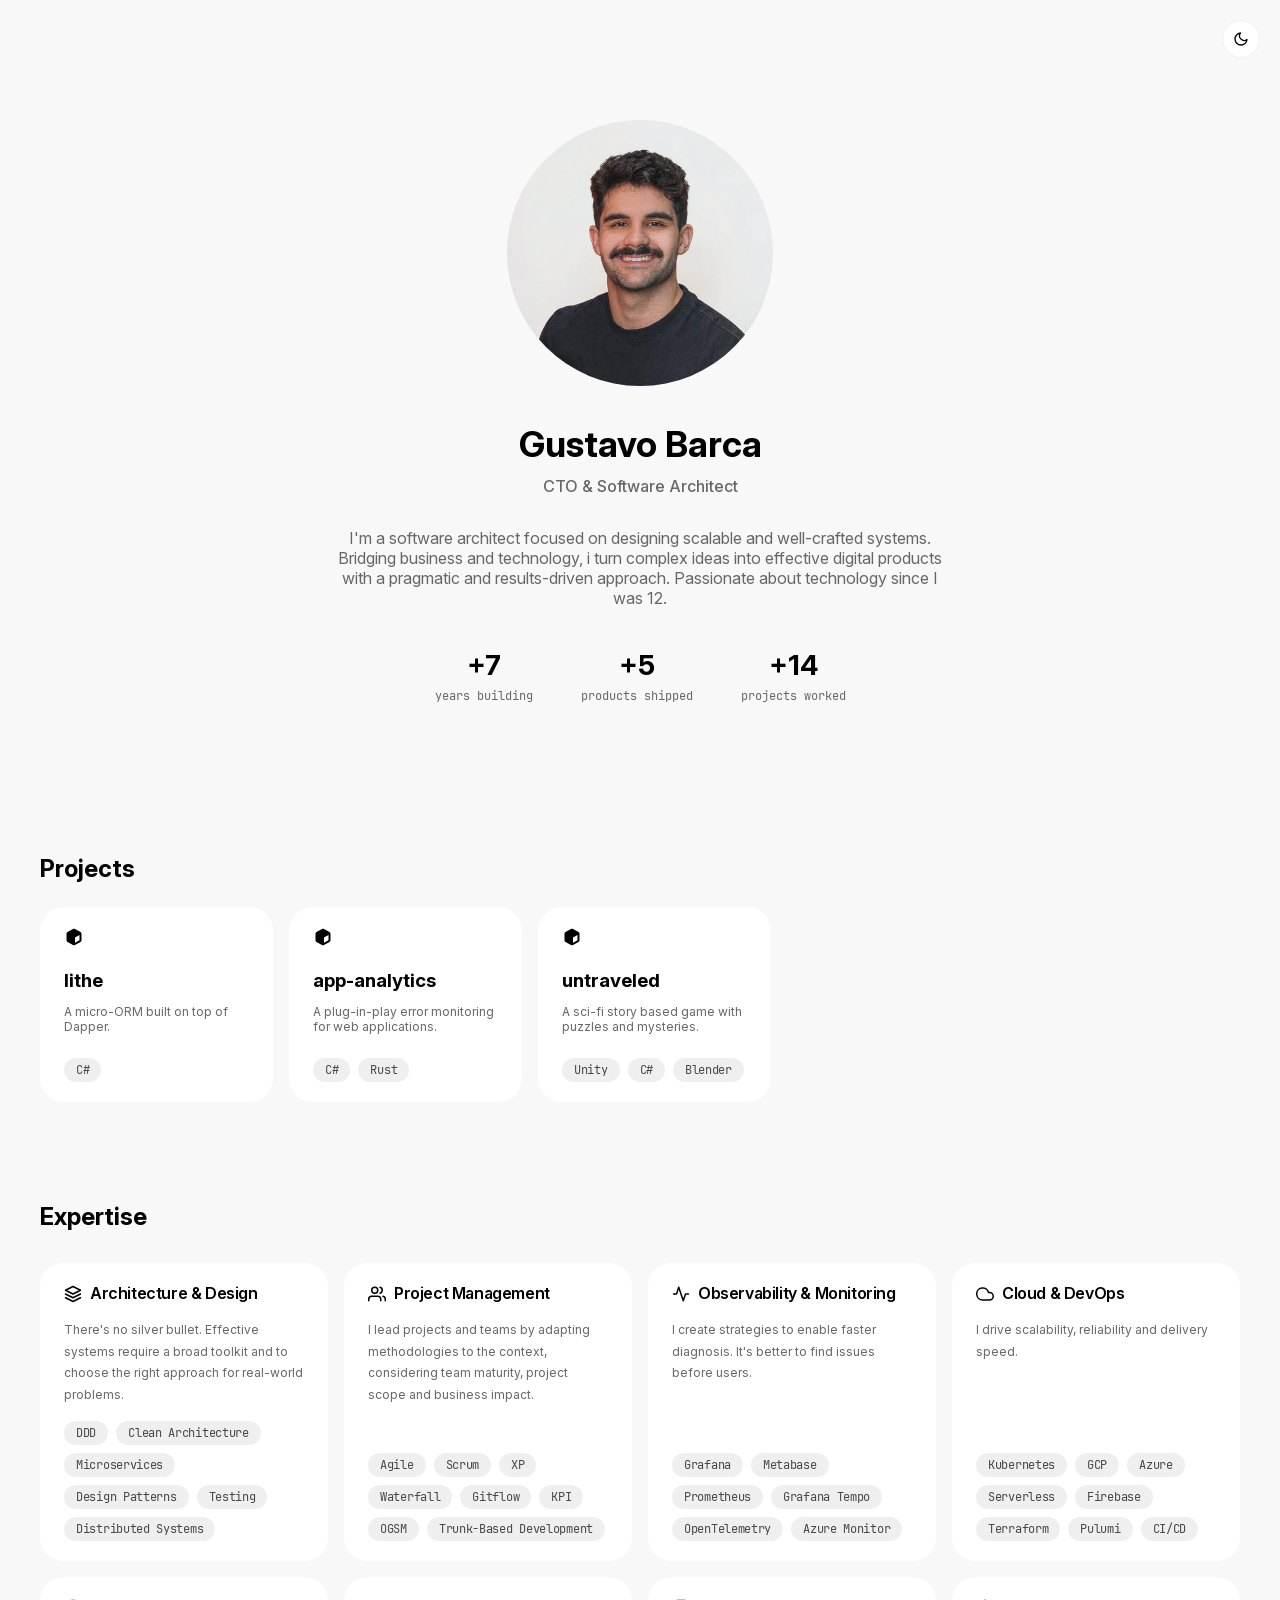
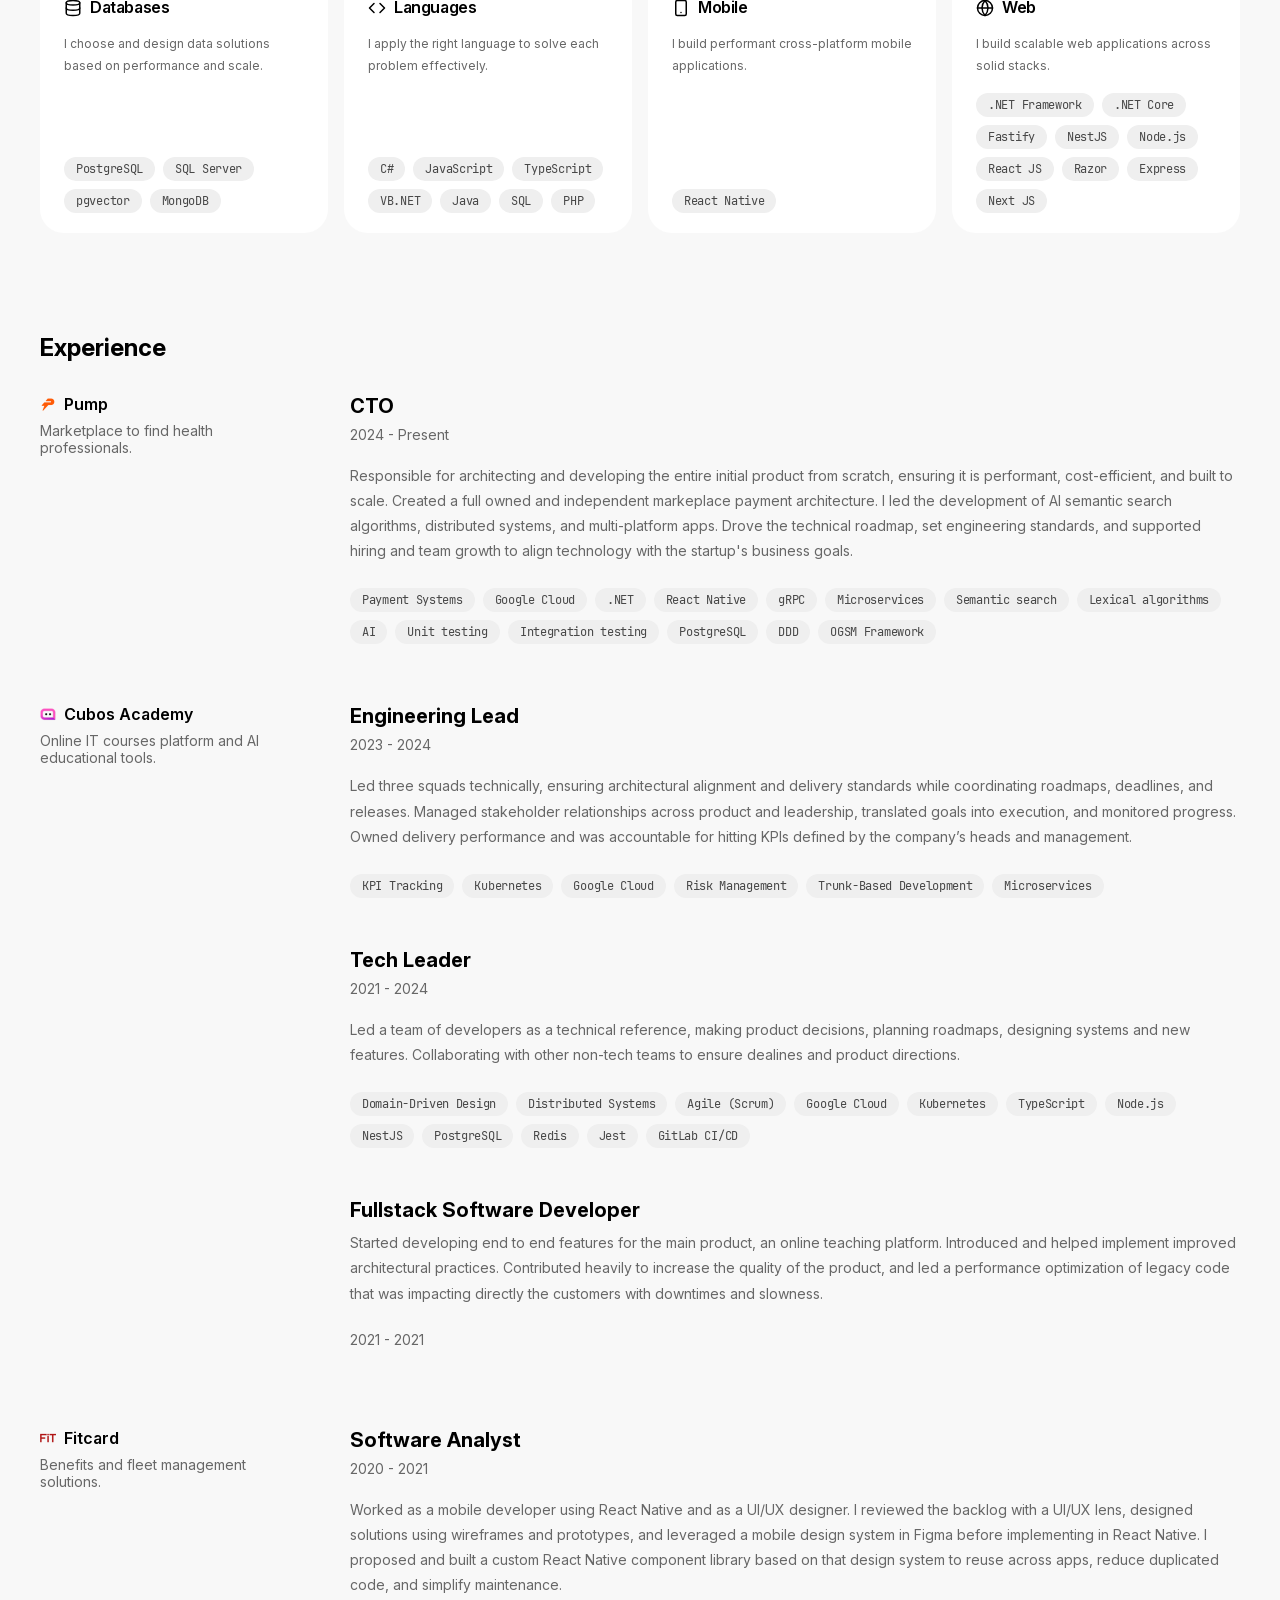
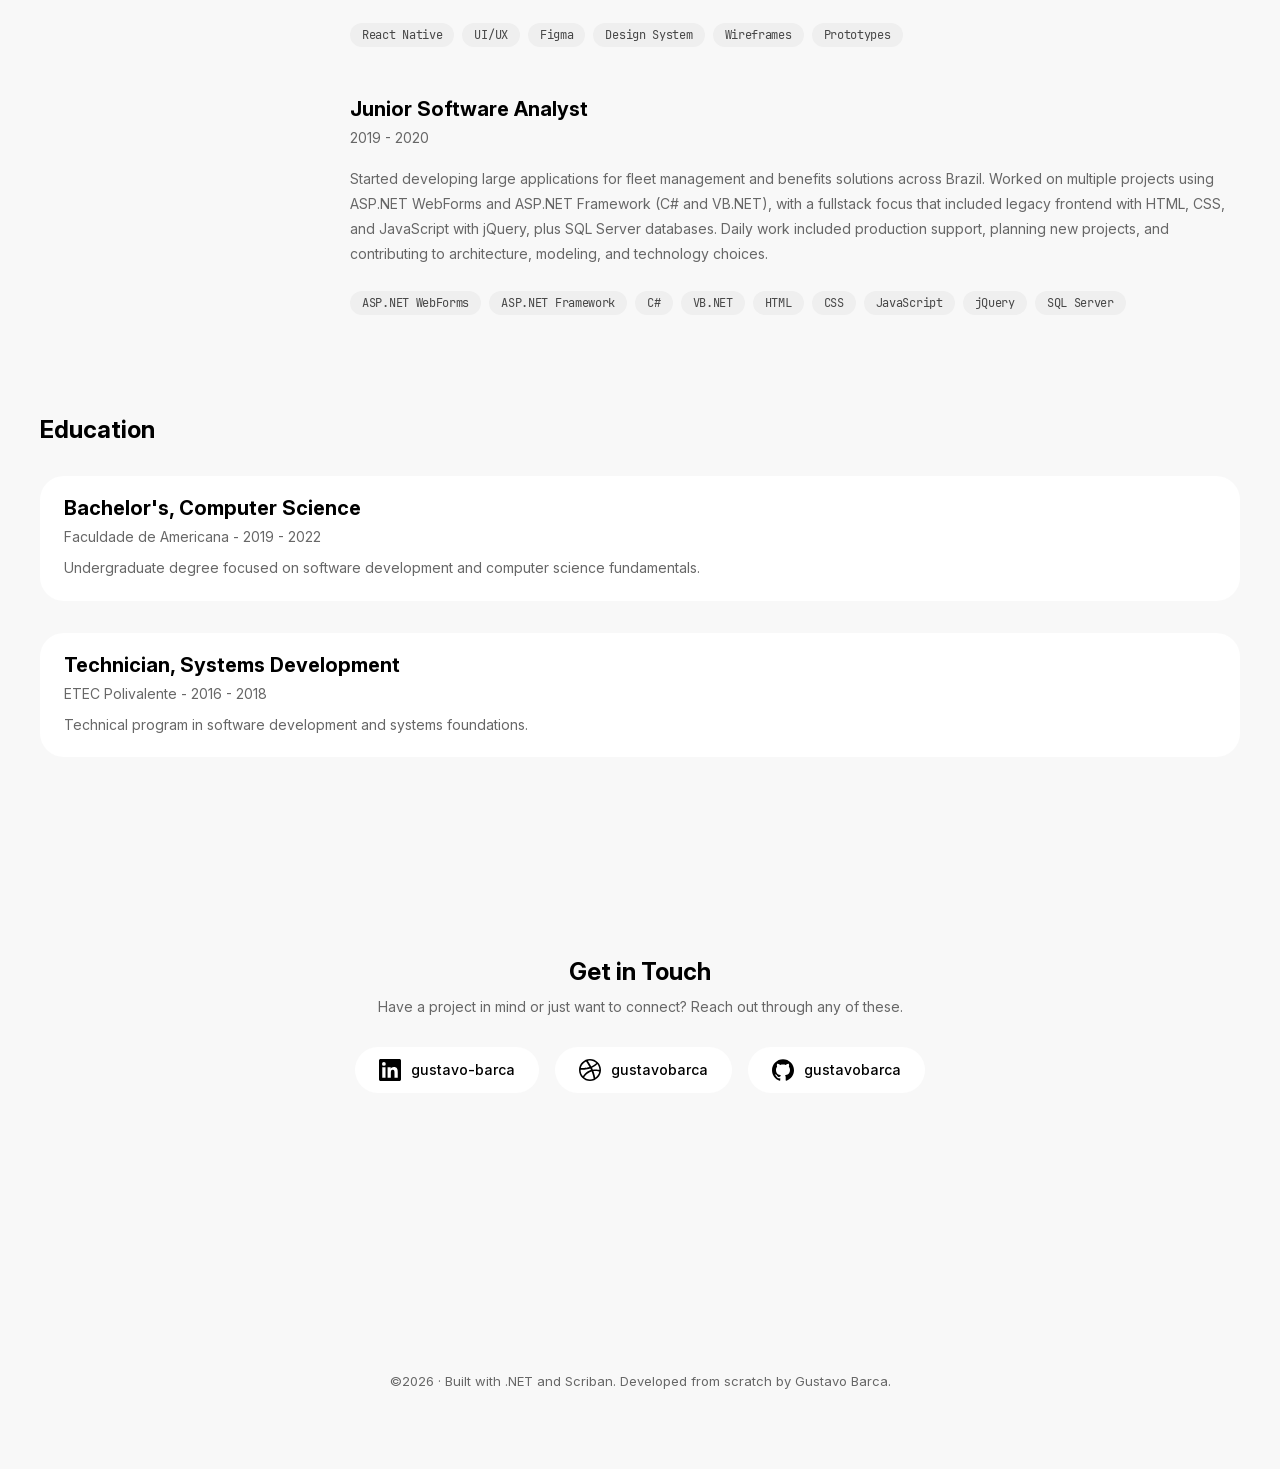
<file: Pages/home.html>
<!DOCTYPE html>
<html lang="en">

<head>
    <meta charset="UTF-8">
    <meta name="viewport" content="width=device-width, initial-scale=1.0">
    <title>Gustavo Barca | CTO & Software Architect</title>
    <link href="/css/main.css" rel="stylesheet">
</head>

<body>
    <button id="theme-toggle" aria-label="Toggle dark mode">
        <svg id="icon-moon" width="16" height="16" viewBox="0 0 24 24" fill="none" stroke="currentColor" stroke-width="2" stroke-linecap="round" stroke-linejoin="round">
            <path d="M21 12.79A9 9 0 1 1 11.21 3 7 7 0 0 0 21 12.79z"/>
        </svg>
        <svg id="icon-sun" width="16" height="16" viewBox="0 0 24 24" fill="none" stroke="currentColor" stroke-width="2" stroke-linecap="round" stroke-linejoin="round" style="display:none">
            <circle cx="12" cy="12" r="5"/>
            <line x1="12" y1="1" x2="12" y2="3"/><line x1="12" y1="21" x2="12" y2="23"/>
            <line x1="4.22" y1="4.22" x2="5.64" y2="5.64"/><line x1="18.36" y1="18.36" x2="19.78" y2="19.78"/>
            <line x1="1" y1="12" x2="3" y2="12"/><line x1="21" y1="12" x2="23" y2="12"/>
            <line x1="4.22" y1="19.78" x2="5.64" y2="18.36"/><line x1="18.36" y1="5.64" x2="19.78" y2="4.22"/>
        </svg>
    </button>

    <script>
        (function () {
            const html = document.documentElement;
            const stored = localStorage.getItem('theme');
            if (stored === 'dark') html.setAttribute('data-theme', 'dark');

            function applyIcons(isDark) {
                document.getElementById('icon-moon').style.display = isDark ? 'none' : '';
                document.getElementById('icon-sun').style.display = isDark ? '' : 'none';
            }

            document.addEventListener('DOMContentLoaded', function () {
                applyIcons(html.getAttribute('data-theme') === 'dark');
                document.getElementById('theme-toggle').addEventListener('click', function () {
                    const isDark = html.getAttribute('data-theme') === 'dark';
                    html.setAttribute('data-theme', isDark ? 'light' : 'dark');
                    localStorage.setItem('theme', isDark ? 'light' : 'dark');
                    applyIcons(!isDark);
                });
            });
        })();
    </script>

    <main>
        <header>
            <img src="/images/profile.jpg" />
            <h1>Gustavo Barca</h1>
            <h3>CTO & Software Architect</h3>
            <p>I'm a software architect focused on designing scalable and well-crafted systems. Bridging business and technology, i turn complex ideas into effective digital products with a pragmatic and results-driven approach. Passionate about technology since I was 12.</p>
            <div class="stats">
                <div class="stat">
                    <span class="stat-number">+7</span>
                    <span class="stat-label">years building</span>
                </div>
                <div class="stat">
                    <span class="stat-number">+5</span>
                    <span class="stat-label">products shipped</span>
                </div>
                <div class="stat">
                    <span class="stat-number">+14</span>
                    <span class="stat-label">projects worked</span>
                </div>
            </div>
        </header>
        
          <section>
            <h1>Projects</h1>
            <div id="projects">
                <a class="project" href="https://github.com/gustavobarca/lithe">
                    <svg xmlns="http://www.w3.org/2000/svg" width="20" height="20" viewBox="0 0 20 20" fill="currentColor">
                        <path
                            d="M9.00937 1.92197C9.62812 1.56572 10.3906 1.56572 11.0094 1.92197L16.5063 5.09385C17.125 5.4501 17.5063 6.1126 17.5063 6.8251V13.1688C17.5063 13.8845 17.125 14.5438 16.5063 14.9001L11.0094 18.0782C10.7052 18.2533 10.3603 18.3454 10.0094 18.3454C9.6584 18.3454 9.31358 18.2533 9.00937 18.0782L3.51562 14.9063C2.89688 14.5501 2.51562 13.8876 2.51562 13.1751V6.83135C2.51562 6.11572 2.89688 5.45635 3.51562 5.1001L9.00937 1.92197ZM15.5031 13.172V7.98135L11.0094 10.5751V15.7657L15.5031 13.172Z"
                            fill="currentColor" />
                    </svg>
                    <div class="projects-content">
                        <h3>lithe</h3>
                        <p>A micro-ORM built on top of Dapper.</p>
                        <div class="skills">
                            <span class="skill">C#</span>
                        </div>
                    </div>
                </a>
                <a class="project" href="https://github.com/gustavobarca/app-analytics">
                    <svg xmlns="http://www.w3.org/2000/svg" width="20" height="20" viewBox="0 0 20 20" fill="currentColor">
                        <path
                            d="M9.00937 1.92197C9.62812 1.56572 10.3906 1.56572 11.0094 1.92197L16.5063 5.09385C17.125 5.4501 17.5063 6.1126 17.5063 6.8251V13.1688C17.5063 13.8845 17.125 14.5438 16.5063 14.9001L11.0094 18.0782C10.7052 18.2533 10.3603 18.3454 10.0094 18.3454C9.6584 18.3454 9.31358 18.2533 9.00937 18.0782L3.51562 14.9063C2.89688 14.5501 2.51562 13.8876 2.51562 13.1751V6.83135C2.51562 6.11572 2.89688 5.45635 3.51562 5.1001L9.00937 1.92197ZM15.5031 13.172V7.98135L11.0094 10.5751V15.7657L15.5031 13.172Z"
                            fill="currentColor" />
                    </svg>
                    <div class="projects-content">
                        <h3>app-analytics</h3>
                        <p>A plug-in-play error monitoring for web applications.</p>
                        <div class="skills">
                            <span class="skill">C#</span>
                            <span class="skill">Rust</span>
                        </div>
                    </div>
                </a>
                <a class="project" href="#">
                    <svg xmlns="http://www.w3.org/2000/svg" width="20" height="20" viewBox="0 0 20 20" fill="currentColor">
                        <path
                            d="M9.00937 1.92197C9.62812 1.56572 10.3906 1.56572 11.0094 1.92197L16.5063 5.09385C17.125 5.4501 17.5063 6.1126 17.5063 6.8251V13.1688C17.5063 13.8845 17.125 14.5438 16.5063 14.9001L11.0094 18.0782C10.7052 18.2533 10.3603 18.3454 10.0094 18.3454C9.6584 18.3454 9.31358 18.2533 9.00937 18.0782L3.51562 14.9063C2.89688 14.5501 2.51562 13.8876 2.51562 13.1751V6.83135C2.51562 6.11572 2.89688 5.45635 3.51562 5.1001L9.00937 1.92197ZM15.5031 13.172V7.98135L11.0094 10.5751V15.7657L15.5031 13.172Z"
                            fill="currentColor" />
                    </svg>
                    <div class="projects-content">
                        <h3>untraveled</h3>
                        <p>A sci-fi story based game with puzzles and mysteries.</p>
                        <div class="skills">
                            <span class="skill">Unity</span>
                            <span class="skill">C#</span>
                            <span class="skill">Blender</span>
                        </div>
                    </div>
                </a>
            </div>
        </section>


        <section>
            <h1>Expertise</h1>
            <div class="expertise-grid">
                <article class="expertise-card">
                    <div class="expertise-card-title">
                        <svg width="18" height="18" viewBox="0 0 24 24" fill="none" stroke="currentColor" stroke-width="2" stroke-linecap="round" stroke-linejoin="round">
                            <polygon points="12 2 2 7 12 12 22 7 12 2"/>
                            <polyline points="2 17 12 22 22 17"/>
                            <polyline points="2 12 12 17 22 12"/>
                        </svg>
                        <h3>Architecture &amp; Design</h3>
                    </div>
                    <p>There's no silver bullet. Effective systems require a broad toolkit and to choose the right approach for real-world problems.</p>
                    <div class="skills">
                        <span class="skill">DDD</span>
                        <span class="skill">Clean Architecture</span>
                        <span class="skill">Microservices</span>
                        <span class="skill">Design Patterns</span>
                        <span class="skill">Testing</span>
                        <span class="skill">Distributed Systems</span>
                    </div>
                </article>

                <article class="expertise-card">
                    <div class="expertise-card-title">
                        <svg width="18" height="18" viewBox="0 0 24 24" fill="none" stroke="currentColor" stroke-width="2" stroke-linecap="round" stroke-linejoin="round">
                            <path d="M17 21v-2a4 4 0 0 0-4-4H5a4 4 0 0 0-4 4v2"/>
                            <circle cx="9" cy="7" r="4"/>
                            <path d="M23 21v-2a4 4 0 0 0-3-3.87"/>
                            <path d="M16 3.13a4 4 0 0 1 0 7.75"/>
                        </svg>
                        <h3>Project Management</h3>
                    </div>
                    <p>I lead projects and teams by adapting methodologies to the context, considering team maturity, project scope and business impact.</p>
                    <div class="skills">
                        <span class="skill">Agile</span>
                        <span class="skill">Scrum</span>
                        <span class="skill">XP</span>
                        <span class="skill">Waterfall</span>
                        <span class="skill">Gitflow</span>
                        <span class="skill">KPI</span>
                        <span class="skill">OGSM</span>
                        <span class="skill">Trunk-Based Development</span>
                    </div>
                </article>

                <article class="expertise-card">
                    <div class="expertise-card-title">
                        <svg width="18" height="18" viewBox="0 0 24 24" fill="none" stroke="currentColor" stroke-width="2" stroke-linecap="round" stroke-linejoin="round">
                            <polyline points="22 12 18 12 15 21 9 3 6 12 2 12"/>
                        </svg>
                        <h3>Observability &amp; Monitoring</h3>
                    </div>
                    <p>I create strategies to enable faster diagnosis. It's better to find issues before users.</p>
                    <div class="skills">
                        <span class="skill">Grafana</span>
                        <span class="skill">Metabase</span>
                        <span class="skill">Prometheus</span>
                        <span class="skill">Grafana Tempo</span>
                        <span class="skill">OpenTelemetry</span>
                        <span class="skill">Azure Monitor</span>
                    </div>
                </article>

                <article class="expertise-card">
                    <div class="expertise-card-title">
                        <svg width="18" height="18" viewBox="0 0 24 24" fill="none" stroke="currentColor" stroke-width="2" stroke-linecap="round" stroke-linejoin="round">
                            <path d="M18 10h-1.26A8 8 0 1 0 9 20h9a5 5 0 0 0 0-10z"/>
                        </svg>
                        <h3>Cloud &amp; DevOps</h3>
                    </div>
                    <p>I drive scalability, reliability and delivery speed.</p>
                    <div class="skills">
                        <span class="skill">Kubernetes</span>
                        <span class="skill">GCP</span>
                        <span class="skill">Azure</span>
                        <span class="skill">Serverless</span>
                        <span class="skill">Firebase</span>
                        <span class="skill">Terraform</span>
                        <span class="skill">Pulumi</span>
                        <span class="skill">CI/CD</span>
                    </div>
                </article>

                <article class="expertise-card">
                    <div class="expertise-card-title">
                        <svg width="18" height="18" viewBox="0 0 24 24" fill="none" stroke="currentColor" stroke-width="2" stroke-linecap="round" stroke-linejoin="round">
                            <ellipse cx="12" cy="5" rx="9" ry="3"/>
                            <path d="M21 12c0 1.66-4 3-9 3s-9-1.34-9-3"/>
                            <path d="M3 5v14c0 1.66 4 3 9 3s9-1.34 9-3V5"/>
                        </svg>
                        <h3>Databases</h3>
                    </div>
                    <p>I choose and design data solutions based on performance and scale.</p>
                    <div class="skills">
                        <span class="skill">PostgreSQL</span>
                        <span class="skill">SQL Server</span>
                        <span class="skill">pgvector</span>
                        <span class="skill">MongoDB</span>
                    </div>
                </article>

                <article class="expertise-card">
                    <div class="expertise-card-title">
                        <svg width="18" height="18" viewBox="0 0 24 24" fill="none" stroke="currentColor" stroke-width="2" stroke-linecap="round" stroke-linejoin="round">
                            <polyline points="16 18 22 12 16 6"/>
                            <polyline points="8 6 2 12 8 18"/>
                        </svg>
                        <h3>Languages</h3>
                    </div>
                    <p>I apply the right language to solve each problem effectively.</p>
                    <div class="skills">
                        <span class="skill">C#</span>
                        <span class="skill">JavaScript</span>
                        <span class="skill">TypeScript</span>
                        <span class="skill">VB.NET</span>
                        <span class="skill">Java</span>
                        <span class="skill">SQL</span>
                        <span class="skill">PHP</span>
                    </div>
                </article>

                <article class="expertise-card">
                    <div class="expertise-card-title">
                        <svg width="18" height="18" viewBox="0 0 24 24" fill="none" stroke="currentColor" stroke-width="2" stroke-linecap="round" stroke-linejoin="round">
                            <rect x="5" y="2" width="14" height="20" rx="2" ry="2"/>
                            <line x1="12" y1="18" x2="12.01" y2="18"/>
                        </svg>
                        <h3>Mobile</h3>
                    </div>
                    <p>I build performant cross-platform mobile applications.</p>
                    <div class="skills">
                        <span class="skill">React Native</span>
                    </div>
                </article>

                <article class="expertise-card">
                    <div class="expertise-card-title">
                        <svg width="18" height="18" viewBox="0 0 24 24" fill="none" stroke="currentColor" stroke-width="2" stroke-linecap="round" stroke-linejoin="round">
                            <circle cx="12" cy="12" r="10"/>
                            <line x1="2" y1="12" x2="22" y2="12"/>
                            <path d="M12 2a15.3 15.3 0 0 1 4 10 15.3 15.3 0 0 1-4 10 15.3 15.3 0 0 1-4-10 15.3 15.3 0 0 1 4-10z"/>
                        </svg>
                        <h3>Web</h3>
                    </div>
                    <p>I build scalable web applications across solid stacks.</p>
                    <div class="skills">
                        <span class="skill">.NET Framework</span>
                        <span class="skill">.NET Core</span>
                        <span class="skill">Fastify</span>
                        <span class="skill">NestJS</span>
                        <span class="skill">Node.js</span>
                        <span class="skill">React JS</span>
                        <span class="skill">Razor</span>
                        <span class="skill">Express</span>
                        <span class="skill">Next JS</span>
                    </div>
                </article>
            </div>
        </section>

      
        <section>
            <h1>Experience</h1>

            <div class="experiences">
                <article class="job">
                    <div class="job-header">
                        <header>
                            <h3><img class="company-favicon" src="/images/favicons/pump.png" alt="Pump favicon" /><a href="https://pump.com.br">Pump</a></h3>
                            <p>Marketplace to find health professionals.</p>
                        </header>
                        <div class="job-info">
                            <div class="position">
                                <h2>CTO</h2>
                                <p class="period">2024 - Present</p>
                                <p class="description">Responsible for architecting and developing the entire initial product from scratch,
                                    ensuring it is performant, cost-efficient, and built to scale. Created a full owned and independent markeplace payment architecture. I led the development of
                                    AI semantic search algorithms, distributed systems, and multi-platform apps. Drove the
                                    technical roadmap, set engineering standards, and supported hiring and team growth to align
                                    technology with the startup's business goals.</p>
                                <div class="skills">
                                    <span class="skill">Payment Systems</span>
                                    <span class="skill">Google Cloud</span>
                                    <span class="skill">.NET</span>
                                    <span class="skill">React Native</span>
                                    <span class="skill">gRPC</span>
                                    <span class="skill">Microservices</span>
                                    <span class="skill">Semantic search</span>
                                    <span class="skill">Lexical algorithms</span>
                                    <span class="skill">AI</span>
                                    <span class="skill">Unit testing</span>
                                    <span class="skill">Integration testing</span>
                                    <span class="skill">PostgreSQL</span>
                                    <span class="skill">DDD</span>
                                    <span class="skill">OGSM Framework</span>
                                </div>
                            </div>
                        </div>
                    </div>
                </article>
            
                <article class="job">
                    <div class="job-header">
                        <header>
                            <h3><img class="company-favicon" src="/images/favicons/cubos.png" alt="Cubos Academy favicon" /><a href="https://www.emy.education/">Cubos Academy</a></h3>
                            <p>Online IT courses platform and AI educational tools.</p>
                        </header>
                        <div class="job-info">
                            <div class="position">
                                <h2>Engineering Lead</h2>
                                <p class="period">2023 - 2024</p>
                                <p class="description">Led three squads technically, ensuring architectural alignment and
                                    delivery standards while coordinating roadmaps, deadlines, and releases. Managed
                                    stakeholder relationships across product and leadership, translated goals into execution,
                                    and monitored progress. Owned delivery performance and was accountable for hitting KPIs
                                    defined by the company’s heads and management.</p>
                                <div class="skills">
                                    <span class="skill">KPI Tracking</span>
                                    <span class="skill">Kubernetes</span>
                                    <span class="skill">Google Cloud</span>
                                    <span class="skill">Risk Management</span>
                                    <span class="skill">Trunk-Based Development</span>
                                    <span class="skill">Microservices</span>
                                </div>
                            </div>
            
                            <div class="position" style="margin-top: 50px;">
                                <h2>Tech Leader</h2>
                                <p class="period">2021 - 2024</p>
                                <p class="description">Led a team of developers as a technical reference, making product decisions, planning roadmaps, designing systems and new features. Collaborating with other non-tech teams to ensure dealines and product directions.</p>
                                <div class="skills">
                                    <span class="skill">Domain-Driven Design</span>
                                    <span class="skill">Distributed Systems</span>
                                    <span class="skill">Agile (Scrum)</span>
                                    <span class="skill">Google Cloud</span>
                                    <span class="skill">Kubernetes</span>
                                    <span class="skill">TypeScript</span>
                                    <span class="skill">Node.js</span>
                                    <span class="skill">NestJS</span>
                                    <span class="skill">PostgreSQL</span>
                                    <span class="skill">Redis</span>
                                    <span class="skill">Jest</span>
                                    <span class="skill">GitLab CI/CD</span>
                                </div>
                            </div>
            
                            <div class="position" style="margin-top: 50px;">
                                <h2>Fullstack Software Developer</h2>
                                  <p class="description">Started developing end to end features for the main product,
                                    an online teaching platform. Introduced and helped implement improved architectural practices. Contributed heavily to increase the quality of the product, and led a performance optimization of legacy code that was
                                    impacting directly the customers with downtimes and slowness.
                                </p>
                                <p class="period">2021 - 2021</p>
                            </div>
                        </div>
                    </div>
                </article>

                <article class="job">
                    <div class="job-header">
                        <header>
                            <h3><img class="company-favicon" src="/images/favicons/fitcard.png" alt="Fitcard favicon" /><a href="https://www.fitcard.com.br/">Fitcard</a></h3>
                            <p>Benefits and fleet management solutions.</p>
                        </header>
                        <div class="job-info">
                            <div class="position">
                                <h2>Software Analyst</h2>
                                <p class="period">2020 - 2021</p>
                                <p class="description">Worked as a mobile developer using React Native and as a UI/UX designer.
                                    I reviewed the backlog with a UI/UX lens, designed solutions using wireframes and prototypes,
                                    and leveraged a mobile design system in Figma before implementing in React Native. I proposed
                                    and built a custom React Native component library based on that design system to reuse across
                                    apps, reduce duplicated code, and simplify maintenance.</p>
                                <div class="skills">
                                    <span class="skill">React Native</span>
                                    <span class="skill">UI/UX</span>
                                    <span class="skill">Figma</span>
                                    <span class="skill">Design System</span>
                                    <span class="skill">Wireframes</span>
                                    <span class="skill">Prototypes</span>
                                </div>
                            </div>

                            <div class="position" style="margin-top: 50px;">
                                <h2>Junior Software Analyst</h2>
                                <p class="period">2019 - 2020</p>
                                <p class="description">Started developing large applications for fleet management and benefits
                                    solutions across Brazil. Worked on multiple projects using ASP.NET WebForms and ASP.NET
                                    Framework (C# and VB.NET), with a fullstack focus that included legacy frontend with HTML,
                                    CSS, and JavaScript with jQuery, plus SQL Server databases. Daily work included production
                                    support, planning new projects, and contributing to architecture, modeling, and technology
                                    choices.</p>
                                <div class="skills">
                                    <span class="skill">ASP.NET WebForms</span>
                                    <span class="skill">ASP.NET Framework</span>
                                    <span class="skill">C#</span>
                                    <span class="skill">VB.NET</span>
                                    <span class="skill">HTML</span>
                                    <span class="skill">CSS</span>
                                    <span class="skill">JavaScript</span>
                                    <span class="skill">jQuery</span>
                                    <span class="skill">SQL Server</span>
                                </div>
                            </div>
                        </div>
                    </div>
                </article>
            </div>
        </section>

        <section>
            <h1>Education</h1>
            <div class="education">
                <article class="education-item">
                    <h2>Bachelor's, Computer Science</h2>
                    <p class="education-meta">Faculdade de Americana - 2019 - 2022</p>
                    <p class="education-detail">Undergraduate degree focused on software development and computer science
                        fundamentals.</p>
                </article>

                <article class="education-item">
                    <h2>Technician, Systems Development</h2>
                    <p class="education-meta">ETEC Polivalente - 2016 - 2018</p>
                    <p class="education-detail">Technical program in software development and systems foundations.</p>
                </article>
            </div>
        </section>

        <section id="contact">
            <h1>Get in Touch</h1>
            <p class="contact-tagline">Have a project in mind or just want to connect? Reach out through any of these.</p>
            <div class="contact-links">
                <a class="contact-link" href="https://www.linkedin.com/in/gustavo-barca/" aria-label="LinkedIn" data-username="gustavo-barca" target="_blank">
                    <svg xmlns="http://www.w3.org/2000/svg" width="22" height="22" viewBox="0 0 24 24" fill="currentColor">
                        <path d="M20.447 20.452h-3.554v-5.569c0-1.328-.027-3.037-1.852-3.037-1.853 0-2.136 1.445-2.136 2.939v5.667H9.351V9h3.414v1.561h.046c.477-.9 1.637-1.85 3.37-1.85 3.601 0 4.267 2.37 4.267 5.455v6.286zM5.337 7.433a2.062 2.062 0 0 1-2.063-2.065 2.064 2.064 0 1 1 2.063 2.065zm1.782 13.019H3.555V9h3.564v11.452zM22.225 0H1.771C.792 0 0 .774 0 1.729v20.542C0 23.227.792 24 1.771 24h20.451C23.2 24 24 23.227 24 22.271V1.729C24 .774 23.2 0 22.222 0h.003z"/>
                    </svg>
                    gustavo-barca
                </a>
                <a class="contact-link" href="https://dribbble.com/gustavobarca" aria-label="Dribbble" data-username="GuBarca" target="_blank">
                    <svg xmlns="http://www.w3.org/2000/svg" width="22" height="22" viewBox="0 0 24 24" fill="currentColor">
                        <path d="M12 24C5.385 24 0 18.615 0 12S5.385 0 12 0s12 5.385 12 12-5.385 12-12 12zm10.12-10.358c-.35-.11-3.17-.953-6.384-.438 1.34 3.684 1.887 6.684 1.992 7.308 2.3-1.555 3.936-4.02 4.395-6.87zm-6.115 7.808c-.153-.9-.75-4.032-2.19-7.77l-.066.02c-5.79 2.015-7.86 6.017-8.04 6.37 1.73 1.35 3.92 2.166 6.29 2.166 1.42 0 2.77-.29 4-.816zm-11.62-2.58c.232-.4 3.045-5.055 8.332-6.765.135-.045.27-.084.405-.12-.26-.585-.54-1.167-.832-1.74C7.17 11.775 2.206 11.71 1.756 11.7l-.004.312c0 2.633.998 5.037 2.634 6.855zm-2.42-8.955c.46.008 4.683.026 9.477-1.248-1.698-3.018-3.53-5.558-3.8-5.928-2.868 1.35-5.01 3.99-5.676 7.18zM9.6 2.052c.282.38 2.145 2.914 3.822 6 3.645-1.365 5.19-3.44 5.373-3.702-1.81-1.61-4.19-2.586-6.795-2.586-.825 0-1.63.1-2.4.285zm10.335 3.483c-.218.29-1.935 2.493-5.724 4.04.24.49.47.985.68 1.486.08.18.15.36.22.53 3.41-.43 6.8.26 7.14.33-.02-2.42-.88-4.64-2.31-6.387z"/>
                    </svg>
                    gustavobarca
                </a>
                <a class="contact-link" href="https://github.com/gustavobarca" aria-label="GitHub" data-username="gustavobarca" target="_blank">
                    <svg xmlns="http://www.w3.org/2000/svg" width="22" height="22" viewBox="0 0 24 24" fill="currentColor">
                        <path d="M12 .297c-6.63 0-12 5.373-12 12 0 5.303 3.438 9.8 8.205 11.385.6.113.82-.258.82-.577 0-.285-.01-1.04-.015-2.04-3.338.724-4.042-1.61-4.042-1.61C4.422 18.07 3.633 17.7 3.633 17.7c-1.087-.744.084-.729.084-.729 1.205.084 1.838 1.236 1.838 1.236 1.07 1.835 2.809 1.305 3.495.998.108-.776.417-1.305.76-1.605-2.665-.3-5.466-1.332-5.466-5.93 0-1.31.465-2.38 1.235-3.22-.135-.303-.54-1.523.105-3.176 0 0 1.005-.322 3.3 1.23.96-.267 1.98-.399 3-.405 1.02.006 2.04.138 3 .405 2.28-1.552 3.285-1.23 3.285-1.23.645 1.653.24 2.873.12 3.176.765.84 1.23 1.91 1.23 3.22 0 4.61-2.805 5.625-5.475 5.92.42.36.81 1.096.81 2.22 0 1.606-.015 2.896-.015 3.286 0 .315.21.69.825.57C20.565 22.092 24 17.592 24 12.297c0-6.627-5.373-12-12-12"/>
                    </svg>
                    gustavobarca
                </a>
            </div>
        </section>
    </main>

    <footer>
        <p>©2026 · Built with .NET and Scriban. Developed from scratch by Gustavo Barca.</p>
    </footer>
</body>

</html>
</file>
<file: css/main.css>
@font-face {
  font-family: "Inter";
  src: url("../fonts/Inter/InterVariable.woff2") format("woff2");
  font-weight: 100 900;
  font-style: normal;
  font-display: swap;
}

@font-face {
  font-family: "Inter";
  src: url("../fonts/Inter/InterVariable-Italic.woff2") format("woff2");
  font-weight: 100 900;
  font-style: italic;
  font-display: swap;
}

@font-face {
  font-family: "JetBrains Mono";
  src: url("../fonts/JetBrains/JetBrainsMono-Regular.woff2") format("woff2");
  font-weight: 400;
  font-style: normal;
  font-display: swap;
}

@font-face {
  font-family: "JetBrains Mono";
  src: url("../fonts/JetBrains/JetBrainsMono-Italic.woff2") format("woff2");
  font-weight: 400;
  font-style: italic;
  font-display: swap;
}

@font-face {
  font-family: "JetBrains Mono";
  src: url("../fonts/JetBrains/JetBrainsMono-Medium.woff2") format("woff2");
  font-weight: 500;
  font-style: normal;
  font-display: swap;
}

@font-face {
  font-family: "JetBrains Mono";
  src: url("../fonts/JetBrains/JetBrainsMono-SemiBold.woff2") format("woff2");
  font-weight: 600;
  font-style: normal;
  font-display: swap;
}

@font-face {
  font-family: "JetBrains Mono";
  src: url("../fonts/JetBrains/JetBrainsMono-Bold.woff2") format("woff2");
  font-weight: 700;
  font-style: normal;
  font-display: swap;
}

:root {
  --font-family: "Inter", "JetBrains Mono", monospace;
  --font-family-tag: "JetBrains Mono", monospace;
  --color-primary: #000000;

  --color-bg: #F8F8F8;
  --color-surface: #ffffff;
  --color-text: #000000;
  --color-text-muted: #676767;
  --color-text-secondary: #909090;
  --color-skill-bg: #EFEFEF;
  --color-skill-text: #474747;
  --color-border: #dddddd;
}

[data-theme="dark"] {
  --color-primary: #ffffff;
  --color-bg: #000000;
  --color-surface: #141414;
  --color-text: #e8e8e8;
  --color-text-muted: #909090;
  --color-text-secondary: #666666;
  --color-skill-bg: #1e1e1e;
  --color-skill-text: #9b9b9b;
  --color-border: #333333;
}

a {
  color: var(--color-text);
  text-decoration: none;
}

* {
  font-family: var(--font-family);
  margin: 0;
  box-sizing: border-box;
}

body {
  background-color: var(--color-bg);
  color: var(--color-text);
  display: flex;
  flex-direction: column;
  align-items: center;
  min-height: 100vh;
}

main {
  width: 1200px;
}

main > header {
  display: flex;
  flex-direction: column;
  text-align: center;
  align-items: center;
  margin-top: 120px;
  margin-bottom: 150px;
}

main > header h1 {
  font-size: 36px;
  font-weight: 700;
}

main > header h3 {
  margin-top: 10px;
  margin-bottom: 16px;
  font-weight: 500;
  font-size: 16px;
  color: var(--color-text-muted);
}

main > header img {
  width: 266px;
  height: 266px;
  border-radius: 266px;
  margin-bottom: 36px;
}

main > header p {
  max-width: 620px;
  
  margin-top: 16px;
  color: var(--color-text-muted);
}

.stats {
  display: flex;
  gap: 48px;
  margin-top: 40px;
}

.stat {
  display: flex;
  flex-direction: column;
  align-items: center;
  gap: 6px;
}

.stat-number {
  font-size: 28px;
  font-weight: 700;
}

.stat-label {
  font-size: 12px;
  color: var(--color-text-muted);
  font-family: "JetBrains Mono";
  text-align: center;
}

.secondary {
  color: var(--color-text-muted);
}

.icon-btn {
  margin: 4px;
  color: var(--color-primary);
  display: inline-flex;
  align-items: center;
  justify-content: center;
  transition: opacity 0.2s;
}

.icon-btn:hover {
  opacity: 0.7;
}

section {
  margin-top: 100px;
}

section h1 {
  font-weight: bolder;
}

.education {
  margin-top: 32px;
  display: flex;
  flex-direction: column;
  gap: 32px;
}

.education-item {
  background-color: var(--color-surface);
  padding: 20px 24px;
  border-radius: 24px;
}

.education-item h2 {
  font-size: 20px;
  font-weight: 700;
  margin-bottom: 8px;
  color: var(--color-text);
}

.education-meta {
  color: var(--color-text-muted);
  font-size: 14px;
  margin-bottom: 10px;
}

.education-detail {
  color: var(--color-text-muted);
  font-size: 14px;
  line-height: 1.8;
}

#projects {
  display: flex;
  margin-top: 24px;
  gap: 16px;
}

.project {
  padding: 20px 24px;
  display: flex;
  flex-direction: column;
  width: 233px;
  border-radius: 24px;
  gap: 22px;
  background-color: var(--color-surface);
  text-decoration: none;
}

.project .projects-content {
  flex: 1;
}

.project .projects-content .skills {
  margin-top: auto;
  padding-top: 12px;
}

.project:hover h3 {
  opacity: 0.8;
}

.project h3 {
  color: var(--color-text);
}

.project p {
  color: var(--color-text-muted);
}

.projects-content {
  gap: 12px;
  display: flex;
  flex-direction: column;
  flex: 1;
}

.projects-content p {
  font-size: 12px;
}

.expertise-grid {
  display: grid;
  grid-template-columns: repeat(4, 1fr);
  gap: 16px;
  margin-top: 32px;
}

.expertise-card {
  background-color: var(--color-surface);
  padding: 20px 24px;
  border-radius: 24px;
  display: flex;
  flex-direction: column;
  gap: 16px;
}

.expertise-card-title {
  display: flex;
  gap: 8px;
  color: var(--color-text);
}

.expertise-card-title svg {
  margin-top: 2px;
}

.expertise-card-title h3 {
  font-size: 16px;
  font-weight: 600;
  letter-spacing: -0.4px;
}

.expertise-card > p {
  color: var(--color-text-muted);
  font-size: 12px;
  line-height: 1.8;
  flex: 1;
}

.experiences {
  margin: 0 auto;
  padding-top: 32px;
}

.job {
  margin-bottom: 60px;
}

.job:last-child {
  margin-bottom: 0;
}

.job-header {
  display: flex;
  justify-content: space-between;
  align-items: flex-start;
  margin-bottom: 30px;
}

.job-header > header h3 {
  color: var(--color-primary);
  font-size: 16px;
  font-weight: 600;
  margin-bottom: 8px;
  display: flex;
  align-items: center;
  gap: 8px;
}

.company-favicon {
  width: 16px;
  height: 16px;
  border-radius: 3px;
  flex-shrink: 0;
}

.job-header > header p {
  color: var(--color-text-muted);
  font-size: 14px;
  max-width: 250px;
}

.job-info {
  flex: 1;
  margin-left: 60px;
}

.position h2 {
  font-size: 20px;
  font-weight: 700;
  margin-bottom: 8px;
  color: var(--color-text);
}

.period {
  color: var(--color-text-muted);
  font-size: 14px;
  margin-bottom: 20px;
}

.description {
  color: var(--color-text-muted);
  font-size: 14px;
  line-height: 1.8;
  margin-bottom: 25px;
}

.skills {
  display: flex;
  flex-wrap: wrap;
  gap: 8px;
}

.skill {
  background-color: var(--color-skill-bg);
  border: none;
  padding: 4px 12px;
  border-radius: 999px;
  letter-spacing: -0.3px;
  font-size: 12px;
  color: var(--color-skill-text);
  font-family: var(--font-family-tag);
}

#contact {
  text-align: center;
  padding-bottom: 200px;
  padding-top: 100px;
}

.contact-tagline {
  color: var(--color-text-muted);
  font-size: 14px;
  margin-top: 12px;
}

.contact-links {
  display: flex;
  justify-content: center;
  gap: 16px;
  margin-top: 32px;
}

.contact-link {
  display: inline-flex;
  align-items: center;
  gap: 10px;
  padding: 12px 24px;
  background-color: var(--color-surface);
  border-radius: 999px;
  font-size: 14px;
  font-weight: 500;
  color: var(--color-text);
  transition: opacity 0.2s;
}

.contact-link:hover {
  opacity: 0.7;
}

#theme-toggle {
  position: fixed;
  top: 20px;
  right: 20px;
  background-color: var(--color-surface);
  border: 1px solid var(--color-skill-bg);
  border-radius: 999px;
  width: 38px;
  height: 38px;
  cursor: pointer;
  display: flex;
  align-items: center;
  justify-content: center;
  color: var(--color-text);
  z-index: 100;
  transition: opacity 0.2s;
}

#theme-toggle:hover {
  opacity: 0.7;
}

@media (max-width: 768px) {
  main {
    width: 100%;
    padding: 30px 32px;
  }

  main > header {
    margin-top: 80px;
    margin-bottom: 60px;
  }

  main > header img {
    width: 180px;
    height: 180px;
    border-radius: 180px;
  }

  #projects {
    padding-bottom: 8px;
  }

  .job-header {
    flex-direction: column;
  }

  .job-info {
    margin-left: 0;
    margin-top: 20px;
  }

  h2 {
    font-size: 24px;
  }

  .job-header > header p {
    max-width: 100%;
  }
}

@media (max-width: 1024px) {
  main {
    width: 100%;
    padding: 40px 32px;
  }

  .expertise-grid {
    grid-template-columns: repeat(2, 1fr);
  }
}

@media (max-width: 600px) {
  .expertise-grid {
    grid-template-columns: 1fr;
  }

  #contact {
    padding-top: 60px;
    padding-bottom: 100px;
  }

  .contact-links {
    flex-direction: column;
    align-items: center;
  }

  #projects {
    flex-direction: column;
    gap: 12px;
  }

  .project {
    width: 100%;
  }

  .job {
    margin-bottom: 40px;
  }

  .position h2 {
    font-size: 18px;
  }

  .education-item {
    padding: 16px 18px;
  }
}

footer {
  width: 100%;
  text-align: center;
  padding: 80px 20px;
  margin-top: auto;
  color: var(--color-text-muted);
  font-size: 13px;
}

@media print {
  @page {
    margin: 20mm 15mm;
  }

  body {
    background-color: white;
    font-size: 11pt;
  }

  main {
    width: 100%;
  }

  main > header {
    margin-top: 0;
    margin-bottom: 32pt;
  }

  main > header img {
    width: 180px;
    height: 180px;
    border-radius: 120px;
    margin-bottom: 16pt;
  }

  section {
    margin-top: 28pt;
    page-break-inside: avoid;
  }

  .job {
    page-break-inside: avoid;
    margin-bottom: 28pt;
  }

  .position {
    page-break-inside: avoid;
  }

  .education-item {
    page-break-inside: avoid;
    background-color: white;
    border: 1px solid #ddd;
  }

  .project {
    background-color: white;
    border: 1px solid #ddd;
    flex: 1;
    width: auto;
    min-width: 0;
  }

  .expertise-grid {
    grid-template-columns: repeat(3, 1fr);
    gap: 40pt;
  }

  .expertise-card {
    background-color: white;
    padding: 0px;
    page-break-inside: avoid;
    -webkit-print-color-adjust: exact;
    print-color-adjust: exact;
  }

  #projects {
    flex-wrap: nowrap;
  }

  #theme-toggle {
    display: none;
  }

  .skill {
    background-color: #f0f0f0;
    -webkit-print-color-adjust: exact;
    font-size: 10px;
    padding: 2px 7px;
    print-color-adjust: exact;
  }

  main > header > div {
    display: flex;
    flex-direction: row;
    align-items: center;
    justify-content: center;
    gap: 20pt;
    margin: 8pt 0;
  }

  .icon-btn {
    display: flex;
    align-items: center;
    gap: 5pt;
    font-size: 10pt;
  }

  .icon-btn::after {
    content: attr(data-username);
    color: var(--color-primary);
  }

  a {
    color: var(--color-primary);
    text-decoration: none;
  }

  footer {
    padding: 24pt 0 0;
    font-size: 9pt;
  }
}
</file>
